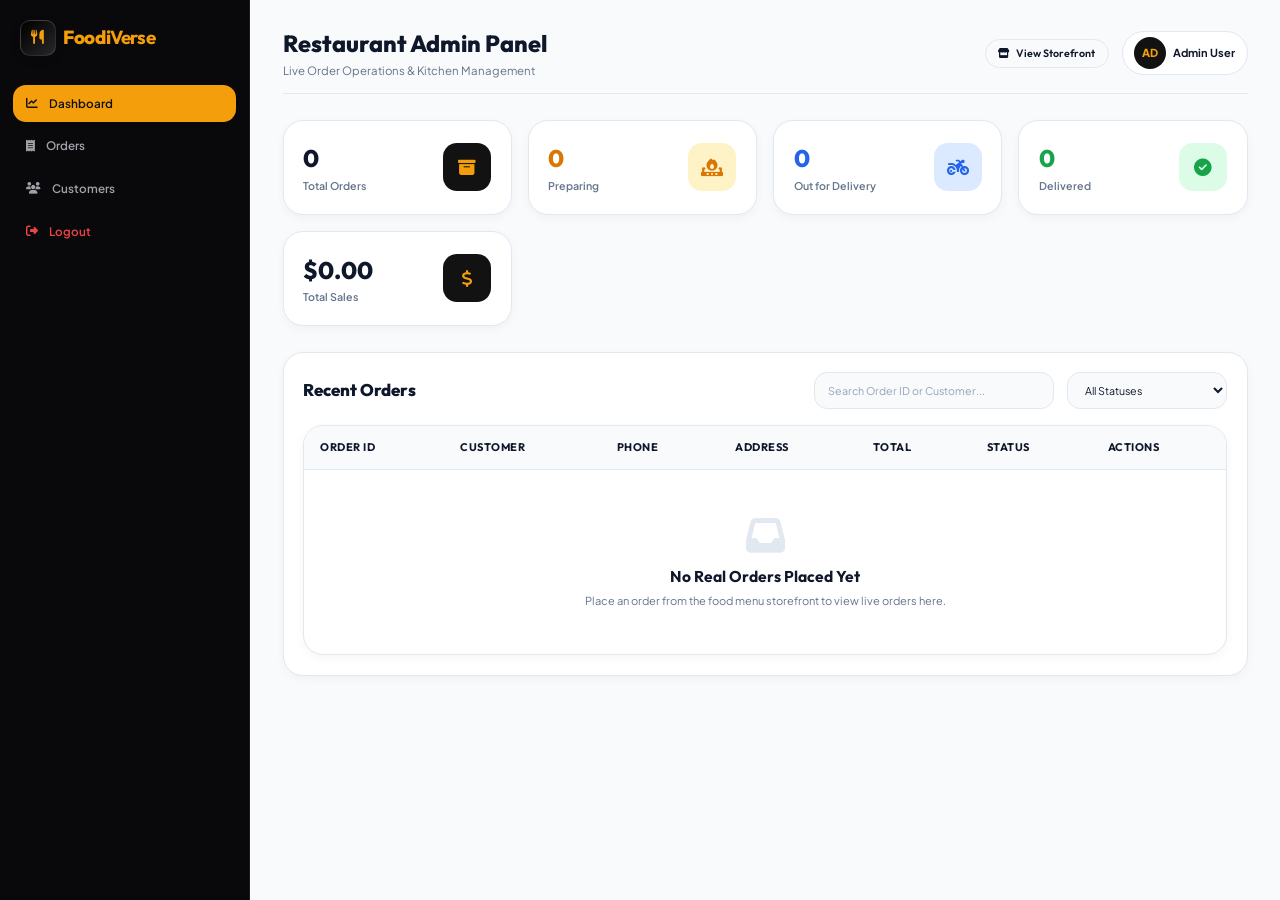
<file: admin.html>
<!DOCTYPE html>
<html lang="en">
<head>
  <meta charset="UTF-8">
  <meta name="viewport" content="width=device-width, initial-scale=1.0">
  <title>Admin Panel Dashboard - FoodiVerse</title>
  <meta name="description" content="FoodiVerse Admin Dashboard. Manage orders, track kitchen preparation, update delivery status, and view customer statistics.">
  
  <!-- Fonts & Icons -->
  <link rel="preconnect" href="https://fonts.googleapis.com">
  <link rel="preconnect" href="https://fonts.gstatic.com" crossorigin>
  <link href="https://fonts.googleapis.com/css2?family=Outfit:wght@400;500;600;700;800&family=Plus+Jakarta+Sans:wght@300;400;500;600;700;800&display=swap" rel="stylesheet">
  <link rel="stylesheet" href="https://cdnjs.cloudflare.com/ajax/libs/font-awesome/6.5.1/css/all.min.css">
  
  <!-- Stylesheet -->
  <link rel="stylesheet" href="css/style.css?v=3.0">

  <style>
    /* Admin Panel Specific Styling */
    .admin-layout {
      display: flex;
      min-height: 100vh;
      background: var(--bg-alt);
    }

    .admin-sidebar {
      width: 250px;
      background: #09090b;
      color: #a1a1aa;
      display: flex;
      flex-direction: column;
      padding: 1.5rem 1rem;
      border-right: 1px solid rgba(255, 255, 255, 0.08);
      position: fixed;
      top: 0;
      bottom: 0;
      left: 0;
      z-index: 100;
    }

    .admin-sidebar .logo {
      color: #ffffff;
      margin-bottom: 2.25rem;
      padding-left: 0.5rem;
    }

    .admin-nav {
      display: flex;
      flex-direction: column;
      gap: 0.4rem;
    }

    .admin-nav-item {
      display: flex;
      align-items: center;
      gap: 0.85rem;
      padding: 0.75rem 1rem;
      border-radius: var(--radius-md);
      color: #a1a1aa;
      font-weight: 600;
      font-size: 0.9rem;
      transition: var(--transition-fast);
      cursor: pointer;
    }

    .admin-nav-item:hover, .admin-nav-item.active {
      background: rgba(255, 255, 255, 0.1);
      color: #ffffff;
    }

    .admin-nav-item.active {
      background: var(--primary-accent);
      color: var(--primary);
    }

    .admin-main {
      flex: 1;
      margin-left: 250px;
      padding: 2rem 2.5rem;
    }

    @media (max-width: 900px) {
      .admin-layout {
        flex-direction: column !important;
      }

      .admin-sidebar {
        position: relative !important;
        top: 0 !important;
        width: 100% !important;
        height: auto !important;
        padding: 1rem !important;
        border-right: none !important;
        border-bottom: 1px solid rgba(255, 255, 255, 0.1) !important;
      }

      .admin-sidebar .logo {
        margin-bottom: 1rem !important;
        justify-content: center !important;
        text-align: center !important;
      }

      .admin-nav {
        flex-direction: row !important;
        flex-wrap: wrap !important;
        justify-content: center !important;
        gap: 0.5rem !important;
      }

      .admin-nav-item {
        padding: 0.45rem 0.85rem !important;
        font-size: 0.82rem !important;
      }

      .admin-main {
        margin-left: 0 !important;
        padding: 1.25rem 0.85rem !important;
        width: 100% !important;
      }

      .admin-header {
        flex-direction: column !important;
        align-items: flex-start !important;
        gap: 1rem !important;
      }

      .admin-stats-grid {
        grid-template-columns: repeat(2, 1fr) !important;
        gap: 0.75rem !important;
      }

      .stat-card {
        padding: 1rem !important;
      }

      .stat-card-val {
        font-size: 1.4rem !important;
      }

      .table-container {
        width: 100% !important;
        overflow-x: auto !important;
        -webkit-overflow-scrolling: touch !important;
        display: block !important;
      }

      .admin-table {
        min-width: 680px !important;
      }
    }

    @media (max-width: 480px) {
      .admin-stats-grid {
        grid-template-columns: 1fr !important;
      }
    }

    .admin-header {
      display: flex;
      justify-content: space-between;
      align-items: center;
      margin-bottom: 2rem;
      padding-bottom: 1rem;
      border-bottom: 1px solid var(--border-color);
    }

    .admin-stats-grid {
      display: grid;
      grid-template-columns: repeat(auto-fit, minmax(200px, 1fr));
      gap: 1.25rem;
      margin-bottom: 2rem;
    }

    .stat-card {
      background: var(--bg-card);
      border-radius: var(--radius-lg);
      padding: 1.5rem;
      border: 1px solid var(--border-color);
      box-shadow: var(--shadow-sm);
      display: flex;
      align-items: center;
      justify-content: space-between;
    }

    .stat-card-icon {
      width: 48px;
      height: 48px;
      border-radius: 14px;
      background: var(--primary);
      color: var(--primary-accent);
      display: flex;
      align-items: center;
      justify-content: center;
      font-size: 1.35rem;
    }

    .stat-card-val {
      font-family: var(--font-heading);
      font-size: 1.85rem;
      font-weight: 800;
      color: var(--text-dark);
    }

    .stat-card-label {
      font-size: 0.82rem;
      color: var(--text-muted);
      font-weight: 600;
    }

    .table-container {
      background: var(--bg-card);
      border-radius: var(--radius-lg);
      border: 1px solid var(--border-color);
      box-shadow: var(--shadow-sm);
      overflow-x: auto;
    }

    .admin-table {
      width: 100%;
      border-collapse: collapse;
      text-align: left;
    }

    .admin-table th {
      background: var(--bg-alt);
      padding: 1rem 1.25rem;
      font-family: var(--font-heading);
      font-weight: 700;
      font-size: 0.85rem;
      color: var(--text-dark);
      border-bottom: 1px solid var(--border-color);
      text-transform: uppercase;
      letter-spacing: 0.5px;
    }

    @media (max-width: 992px) {
      .admin-sidebar { width: 70px; padding: 1.5rem 0.5rem; }
      .admin-sidebar .logo span, .admin-nav-item span { display: none; }
      .admin-main { margin-left: 70px; padding: 1.5rem 1rem; }
    }
  </style>
</head>
<body>

  <div class="admin-layout">
    
    <!-- Admin Sidebar -->
    <aside class="admin-sidebar">
      <a href="index.html" class="logo">
        <div class="logo-icon"><i class="fa-solid fa-utensils"></i></div>
        <span>Foodi<strong>Verse</strong></span>
      </a>

      <nav class="admin-nav">
        <a href="#" class="admin-nav-item active" data-view="dashboard">
          <i class="fa-solid fa-chart-line"></i>
          <span>Dashboard</span>
        </a>
        <a href="#" class="admin-nav-item" data-view="orders">
          <i class="fa-solid fa-receipt"></i>
          <span>Orders</span>
        </a>
        <a href="#" class="admin-nav-item" data-view="customers">
          <i class="fa-solid fa-users"></i>
          <span>Customers</span>
        </a>
        <a href="#" class="admin-nav-item" data-view="logout" style="margin-top: auto; color: #ef4444;">
          <i class="fa-solid fa-right-from-bracket"></i>
          <span>Logout</span>
        </a>
      </nav>
    </aside>

    <!-- Main Content Area -->
    <main class="admin-main">
      
      <!-- Top Header -->
      <div class="admin-header">
        <div>
          <h1 style="font-family: var(--font-heading); font-size: 1.8rem; font-weight: 800; color: var(--text-dark);">
            Restaurant Admin Panel
          </h1>
          <p style="color: var(--text-muted); font-size: 0.88rem;">Live Order Operations & Kitchen Management</p>
        </div>

        <div style="display: flex; align-items: center; gap: 1rem;">
          <a href="index.html" class="btn btn-secondary btn-sm"><i class="fa-solid fa-store"></i> View Storefront</a>
          <div style="display: flex; align-items: center; gap: 0.6rem; background: var(--bg-main); padding: 0.4rem 0.85rem; border-radius: var(--radius-full); border: 1px solid var(--border-color);">
            <div style="width: 32px; height: 32px; border-radius: 50%; background: var(--primary); color: var(--primary-accent); display: flex; align-items: center; justify-content: center; font-weight: 800; font-size: 0.85rem;">
              AD
            </div>
            <span style="font-weight: 700; font-size: 0.85rem;">Admin User</span>
          </div>
        </div>
      </div>

      <!-- VIEW 1: Dashboard View -->
      <div class="admin-view" id="view-dashboard">
        
        <!-- Statistics Cards -->
        <div class="admin-stats-grid">
          <div class="stat-card">
            <div>
              <div class="stat-card-val" id="statTotalOrders">0</div>
              <div class="stat-card-label">Total Orders</div>
            </div>
            <div class="stat-card-icon"><i class="fa-solid fa-box-archive"></i></div>
          </div>

          <div class="stat-card">
            <div>
              <div class="stat-card-val" id="statPreparing" style="color: #d97706;">0</div>
              <div class="stat-card-label">Preparing</div>
            </div>
            <div class="stat-card-icon" style="background:#fef3c7; color:#d97706;"><i class="fa-solid fa-fire-burner"></i></div>
          </div>

          <div class="stat-card">
            <div>
              <div class="stat-card-val" id="statOutForDelivery" style="color: #2563eb;">0</div>
              <div class="stat-card-label">Out for Delivery</div>
            </div>
            <div class="stat-card-icon" style="background:#dbeafe; color:#2563eb;"><i class="fa-solid fa-motorcycle"></i></div>
          </div>

          <div class="stat-card">
            <div>
              <div class="stat-card-val" id="statDelivered" style="color: #16a34a;">0</div>
              <div class="stat-card-label">Delivered</div>
            </div>
            <div class="stat-card-icon" style="background:#dcfce7; color:#16a34a;"><i class="fa-solid fa-circle-check"></i></div>
          </div>

          <div class="stat-card">
            <div>
              <div class="stat-card-val" id="statTotalRevenue">$0.00</div>
              <div class="stat-card-label">Total Sales</div>
            </div>
            <div class="stat-card-icon" style="background:var(--primary); color:var(--primary-accent);"><i class="fa-solid fa-dollar-sign"></i></div>
          </div>
        </div>

        <!-- Recent Orders Table Section -->
        <div style="background: var(--bg-card); border-radius: var(--radius-lg); border: 1px solid var(--border-color); padding: 1.5rem; box-shadow: var(--shadow-sm); margin-bottom: 2rem;">
          
          <div style="display: flex; justify-content: space-between; align-items: center; flex-wrap: wrap; gap: 1rem; margin-bottom: 1.25rem;">
            <h3 style="font-family: var(--font-heading); font-size: 1.3rem; font-weight: 800;">Recent Orders</h3>

            <div style="display: flex; gap: 1rem; flex-wrap: wrap;">
              <!-- Search Input -->
              <input type="text" id="adminOrderSearch" class="form-input" placeholder="Search Order ID or Customer..." style="width: 240px; font-size: 0.82rem;">
              
              <!-- Filter Dropdown -->
              <select id="adminOrderFilter" class="form-input" style="width: 160px; font-size: 0.82rem;">
                <option value="all">All Statuses</option>
                <option value="Preparing">Preparing</option>
                <option value="Out for Delivery">Out for Delivery</option>
                <option value="Delivered">Delivered</option>
              </select>
            </div>
          </div>

          <div class="table-container">
            <table class="admin-table">
              <thead>
                <tr>
                  <th>Order ID</th>
                  <th>Customer</th>
                  <th>Phone</th>
                  <th>Address</th>
                  <th>Total</th>
                  <th>Status</th>
                  <th>Actions</th>
                </tr>
              </thead>
              <tbody id="adminOrdersTableBody">
                <!-- Injected dynamically by admin.js -->
              </tbody>
            </table>
          </div>

        </div>

      </div>

      <!-- VIEW 2: Orders Full View -->
      <div class="admin-view" id="view-orders" style="display: none;">
        <div style="background: var(--bg-card); border-radius: var(--radius-lg); border: 1px solid var(--border-color); padding: 1.5rem; box-shadow: var(--shadow-sm);">
          <h3 style="font-family: var(--font-heading); font-size: 1.3rem; font-weight: 800; margin-bottom: 1.25rem;">Orders Management</h3>
          <p style="color:var(--text-muted); font-size:0.88rem; margin-bottom:1.25rem;">Change live order status using the dropdown selector to update customer device tracking in real-time.</p>
          
          <div class="table-container">
            <table class="admin-table">
              <thead>
                <tr>
                  <th>Order ID</th>
                  <th>Customer</th>
                  <th>Phone</th>
                  <th>Address</th>
                  <th>Total</th>
                  <th>Status</th>
                  <th>Actions</th>
                </tr>
              </thead>
              <tbody id="adminOrdersTableBodyFull">
                <!-- Injected dynamically by admin.js -->
              </tbody>
            </table>
          </div>
        </div>
      </div>

      <!-- VIEW 3: Customers View -->
      <div class="admin-view" id="view-customers" style="display: none;">
        <div style="background: var(--bg-card); border-radius: var(--radius-lg); border: 1px solid var(--border-color); padding: 1.5rem; box-shadow: var(--shadow-sm);">
          <h3 style="font-family: var(--font-heading); font-size: 1.3rem; font-weight: 800; margin-bottom: 1.25rem;">Registered Customers</h3>
          
          <div class="table-container">
            <table class="admin-table">
              <thead>
                <tr>
                  <th>Customer Name</th>
                  <th>Email Address</th>
                  <th>Phone Number</th>
                  <th>Registration Date</th>
                </tr>
              </thead>
              <tbody id="adminCustomersTableBody">
                <!-- Injected dynamically by admin.js -->
              </tbody>
            </table>
          </div>
        </div>
      </div>

    </main>

  </div>

  <!-- Scripts -->
  <script src="js/data.js"></script>
  <script src="js/cart.js"></script>
  <script src="js/auth.js"></script>
  <script src="js/order-tracker.js"></script>
  <script src="js/admin.js"></script>
  <script src="js/main.js?v=1.2"></script>
  
  <script>
    document.addEventListener('DOMContentLoaded', () => {
      // Sync Full Table view
      const fullBody = document.getElementById('adminOrdersTableBodyFull');
      const mainBody = document.getElementById('adminOrdersTableBody');
      if (fullBody && mainBody) {
        const observer = new MutationObserver(() => {
          fullBody.innerHTML = mainBody.innerHTML;
        });
        observer.observe(mainBody, { childList: true, subtree: true });
        fullBody.innerHTML = mainBody.innerHTML;
      }
    });
  </script>
</body>
</html>
</file>
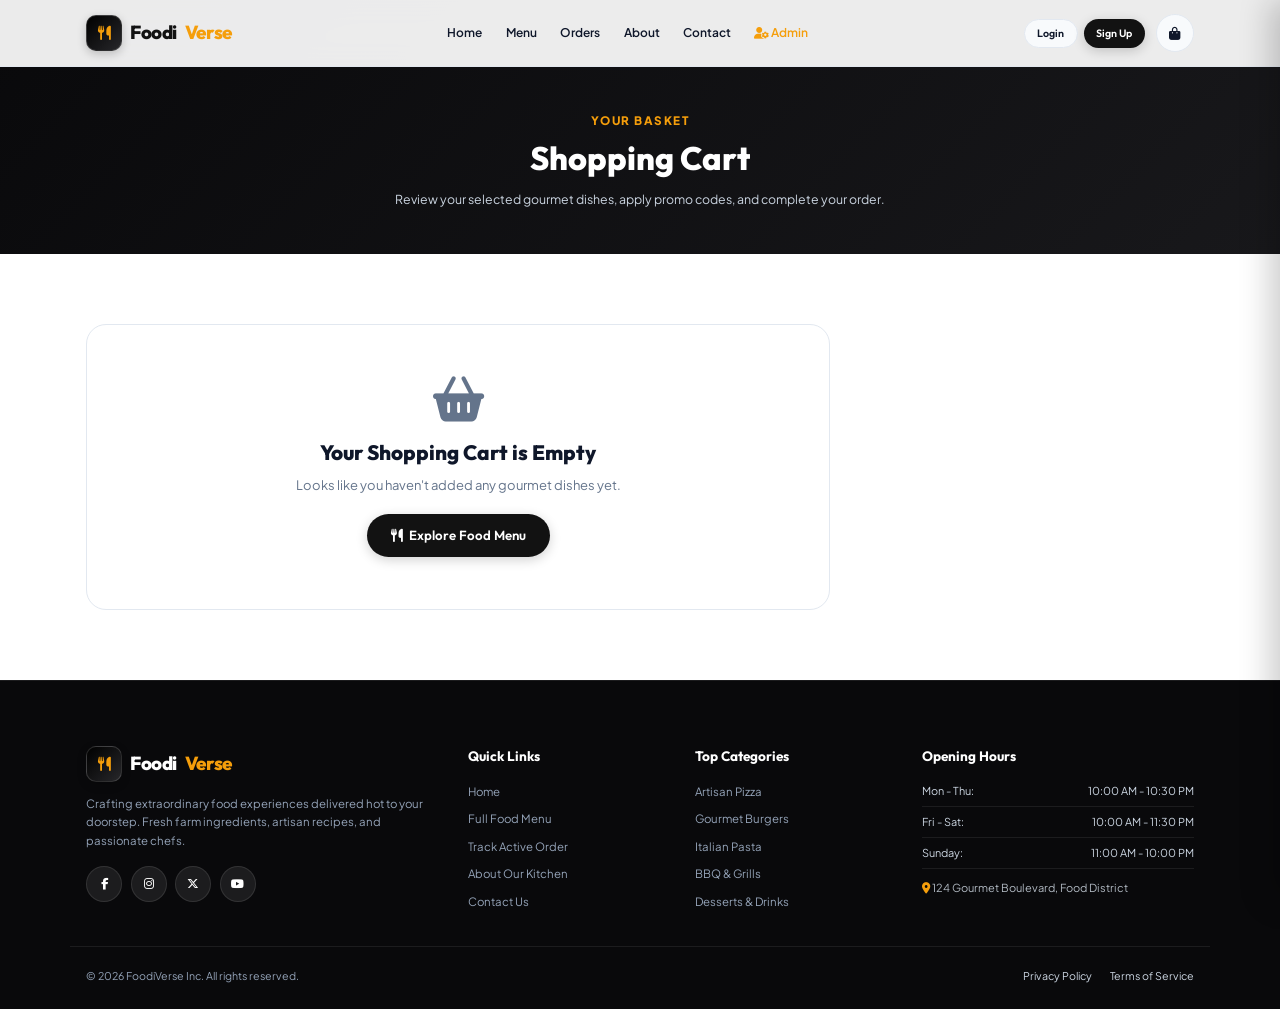
<file: cart.html>
<!DOCTYPE html>
<html lang="en">
<head>
  <meta charset="UTF-8">
  <meta name="viewport" content="width=device-width, initial-scale=1.0">
  <title>Shopping Cart - FoodiVerse Online Food Ordering System</title>
  <meta name="description" content="View and manage items in your food shopping cart, apply promo codes, and proceed to checkout with fast delivery.">
  
  <!-- Fonts & Icons -->
  <link rel="preconnect" href="https://fonts.googleapis.com">
  <link rel="preconnect" href="https://fonts.gstatic.com" crossorigin>
  <link href="https://fonts.googleapis.com/css2?family=Outfit:wght@400;500;600;700;800&family=Plus+Jakarta+Sans:wght@300;400;500;600;700;800&display=swap" rel="stylesheet">
  <link rel="stylesheet" href="https://cdnjs.cloudflare.com/ajax/libs/font-awesome/6.5.1/css/all.min.css">
  
  <!-- Stylesheet -->
  <link rel="stylesheet" href="css/style.css?v=3.0">
</head>
<body style="min-height: 100vh; display: flex; flex-direction: column;">

  <!-- Navigation Bar -->
  <header class="header">
    <div class="container navbar">
      <a href="index.html" class="logo">
        <div class="logo-icon"><i class="fa-solid fa-utensils"></i></div>
        Foodi<span>Verse</span>
      </a>

      <nav class="nav-menu" id="navMenu">
        <a href="index.html" class="nav-link">Home</a>
        <a href="menu.html" class="nav-link">Menu</a>
        <a href="orders.html" class="nav-link">Orders</a>
        <a href="about.html" class="nav-link">About</a>
        <a href="contact.html" class="nav-link">Contact</a>
        <a href="admin.html" class="nav-link" style="color:var(--primary-accent);"><i class="fa-solid fa-user-gear"></i> Admin</a>
      </nav>

      <div class="nav-actions">
        <!-- Auth Buttons / User Profile -->
        <div id="authNavBtns" style="display: flex; gap: 0.5rem;">
          <a href="login.html" class="btn btn-secondary btn-sm">Login</a>
          <a href="signup.html" class="btn btn-primary btn-sm">Sign Up</a>
        </div>
        <div id="userProfileNav" style="display: none;"></div>

        <!-- Cart Button -->
        <a href="cart.html" class="cart-btn-trigger" id="cartTriggerBtn" aria-label="Open Cart Page">
          <i class="fa-solid fa-bag-shopping"></i>
          <span class="cart-badge">0</span>
        </a>

        <!-- Mobile Nav Toggle -->
        <button class="mobile-toggle" id="mobileToggle" aria-label="Toggle Navigation">
          <i class="fa-solid fa-bars"></i>
        </button>
      </div>
    </div>
  </header>

  <!-- Page Banner -->
  <section style="background: linear-gradient(135deg, #09090b 0%, #18181b 100%); color: #ffffff; padding: 110px 0 45px; text-align: center;">
    <div class="container">
      <span style="color: var(--primary-accent); font-weight: 800; font-size: 0.9rem; text-transform: uppercase; letter-spacing: 1.5px;">Your Basket</span>
      <h1 style="font-family: var(--font-heading); font-size: 2.5rem; font-weight: 800; margin-top: 0.25rem; color: #ffffff;">Shopping Cart</h1>
      <p style="color: #cbd5e1; max-width: 550px; margin: 0.5rem auto 0; font-size: 0.95rem;">Review your selected gourmet dishes, apply promo codes, and complete your order.</p>
    </div>
  </section>

  <!-- Cart Content Section -->
  <section class="section">
    <div class="container">
      <div style="display: grid; grid-template-columns: 2.2fr 1fr; gap: 2rem; align-items: flex-start;">
        
        <!-- Cart Items Table / Cards -->
        <div id="dedicatedCartItemsList">
          <!-- Rendered dynamically by cart.js -->
        </div>

        <!-- Order Summary Card -->
        <div id="dedicatedCartSummary" style="background: var(--bg-card); border-radius: var(--radius-lg); border: 1px solid var(--border-color); padding: 1.75rem; box-shadow: var(--shadow-sm);">
          <h3 style="font-family: var(--font-heading); font-size: 1.3rem; font-weight: 800; margin-bottom: 1.25rem; padding-bottom: 0.75rem; border-bottom: 1px solid var(--border-color);">Order Summary</h3>

          <!-- Promo Code Box -->
          <div class="cart-promo-box" style="margin-bottom: 1.25rem;">
            <input type="text" id="pagePromoCodeInput" placeholder="Promo code (e.g. TASTY20)">
            <button class="btn btn-secondary btn-sm" id="pageApplyPromoBtn">Apply</button>
          </div>

          <div class="cart-summary-row">
            <span>Subtotal</span>
            <span id="pageSubtotal">$0.00</span>
          </div>
          <div class="cart-summary-row">
            <span>Discount</span>
            <span id="pageDiscount" style="color:var(--success);">-$0.00</span>
          </div>
          <div class="cart-summary-row">
            <span>Delivery Fee</span>
            <span id="pageDelivery">$0.00</span>
          </div>
          <div class="cart-summary-row">
            <span>Est. Tax (8%)</span>
            <span id="pageTax">$0.00</span>
          </div>

          <div class="cart-summary-row total">
            <span>Grand Total</span>
            <span id="pageTotal" style="color:var(--primary);">$0.00</span>
          </div>

          <p style="font-size: 0.78rem; color: var(--text-muted); margin: 0.85rem 0 1.25rem; text-align: center;">
            <i class="fa-solid fa-shield-halved" style="color: var(--accent);"></i> Free delivery on orders over $35.00
          </p>

          <button class="btn btn-primary" id="pageCheckoutBtn" style="width: 100%;">
            Proceed to Checkout <i class="fa-solid fa-arrow-right"></i>
          </button>
        </div>

      </div>
    </div>
  </section>

  <!-- Slide-out Cart Drawer (fallback) -->
  <div class="cart-overlay" id="cartOverlay"></div>
  <aside class="cart-drawer" id="cartDrawer">
    <div class="cart-header">
      <h3>Your Food Basket</h3>
      <button class="close-cart-btn" id="closeCartBtn"><i class="fa-solid fa-xmark"></i></button>
    </div>

    <div class="cart-items" id="cartItemsList"></div>

    <div class="cart-footer">
      <div class="cart-promo-box">
        <input type="text" id="promoCodeInput" placeholder="Promo code (e.g. TASTY20)">
        <button class="btn btn-secondary btn-sm" id="applyPromoBtn">Apply</button>
      </div>

      <div class="cart-summary-row">
        <span>Subtotal</span>
        <span id="cartSubtotal">$0.00</span>
      </div>
      <div class="cart-summary-row">
        <span>Discount</span>
        <span id="cartDiscount" style="color:var(--success);">-$0.00</span>
      </div>
      <div class="cart-summary-row">
        <span>Delivery Fee</span>
        <span id="cartDelivery">$0.00</span>
      </div>
      <div class="cart-summary-row">
        <span>Est. Tax (8%)</span>
        <span id="cartTax">$0.00</span>
      </div>
      <div class="cart-summary-row total">
        <span>Total Amount</span>
        <span id="cartTotal" style="color:var(--primary);">$0.00</span>
      </div>

      <button class="btn btn-primary" id="checkoutBtn" style="width: 100%; margin-top: 1.25rem;">
        Proceed to Checkout <i class="fa-solid fa-arrow-right"></i>
      </button>
    </div>
  </aside>

  <!-- Checkout Summary Modal -->
  <div class="modal-overlay" id="checkoutModal">
    <div class="modal-card" style="max-width: 520px;">
      <h3 style="font-family: var(--font-heading); font-size: 1.5rem; margin-bottom: 1rem;">Order Checkout</h3>
      <form id="checkoutForm">
        <div class="form-group">
          <label for="checkoutAddress">Delivery Address</label>
          <input type="text" id="checkoutAddress" class="form-input" placeholder="123 Gourmet Ave, Apt 4B" required>
        </div>
        <div class="form-group">
          <label for="checkoutPhone">Contact Phone</label>
          <input type="tel" id="checkoutPhone" class="form-input" placeholder="+1 (555) 019-2834" required>
        </div>
        <div class="form-group">
          <label>Payment Method</label>
          <div style="display: flex; gap: 1rem; margin-top: 0.4rem;">
            <label style="display:flex; align-items:center; gap:0.4rem; cursor:pointer;">
              <input type="radio" name="paymentMethod" value="card" checked> Credit/Debit Card
            </label>
            <label style="display:flex; align-items:center; gap:0.4rem; cursor:pointer;">
              <input type="radio" name="paymentMethod" value="cod"> Cash on Delivery
            </label>
          </div>
        </div>

        <div style="background: var(--bg-alt); padding: 1rem; border-radius: var(--radius-md); margin: 1rem 0;">
          <div style="display:flex; justify-content:space-between; font-size:0.9rem; margin-bottom:0.4rem;">
            <span>Subtotal</span><span id="checkoutModalSubtotal">$0.00</span>
          </div>
          <div style="display:flex; justify-content:space-between; font-weight:800; font-size:1.1rem; color:var(--primary);">
            <span>Total Payable</span><span id="checkoutModalTotal">$0.00</span>
          </div>
        </div>

        <div style="display: flex; gap: 0.75rem; margin-top: 1rem;">
          <button type="button" class="btn btn-secondary" id="cancelCheckoutBtn" style="flex: 1;">Cancel</button>
          <button type="submit" class="btn btn-primary" style="flex: 1.5;">Confirm & Pay</button>
        </div>
      </form>
    </div>
  </div>

  <!-- Footer -->
  <footer class="footer">
    <div class="container footer-grid">
      <div class="footer-brand">
        <a href="index.html" class="logo">
          <div class="logo-icon"><i class="fa-solid fa-utensils"></i></div>
          Foodi<span>Verse</span>
        </a>
        <p class="footer-desc">
          Crafting extraordinary food experiences delivered hot to your doorstep. Fresh farm ingredients, artisan recipes, and passionate chefs.
        </p>
        <div class="social-links">
          <a href="#" class="social-icon" aria-label="Facebook"><i class="fa-brands fa-facebook-f"></i></a>
          <a href="#" class="social-icon" aria-label="Instagram"><i class="fa-brands fa-instagram"></i></a>
          <a href="#" class="social-icon" aria-label="Twitter"><i class="fa-brands fa-x-twitter"></i></a>
          <a href="#" class="social-icon" aria-label="YouTube"><i class="fa-brands fa-youtube"></i></a>
        </div>
      </div>

      <div>
        <h4 class="footer-title">Quick Links</h4>
        <div class="footer-links">
          <a href="index.html">Home</a>
          <a href="menu.html">Full Food Menu</a>
          <a href="orders.html">Track Active Order</a>
          <a href="about.html">About Our Kitchen</a>
          <a href="contact.html">Contact Us</a>
        </div>
      </div>

      <div>
        <h4 class="footer-title">Top Categories</h4>
        <div class="footer-links">
          <a href="menu.html?cat=pizza">Artisan Pizza</a>
          <a href="menu.html?cat=burger">Gourmet Burgers</a>
          <a href="menu.html?cat=pasta">Italian Pasta</a>
          <a href="menu.html?cat=bbq">BBQ & Grills</a>
          <a href="menu.html?cat=desserts">Desserts & Drinks</a>
        </div>
      </div>

      <div>
        <h4 class="footer-title">Opening Hours</h4>
        <ul class="hours-list">
          <li><span>Mon - Thu:</span> <span>10:00 AM - 10:30 PM</span></li>
          <li><span>Fri - Sat:</span> <span>10:00 AM - 11:30 PM</span></li>
          <li><span>Sunday:</span> <span>11:00 AM - 10:00 PM</span></li>
        </ul>
        <p style="font-size:0.85rem; color:#b0b8c1; margin-top:0.75rem;">
          <i class="fa-solid fa-location-dot" style="color:var(--primary-accent);"></i> 124 Gourmet Boulevard, Food District
        </p>
      </div>
    </div>

    <div class="container footer-bottom">
      <p>&copy; 2026 FoodiVerse Inc. All rights reserved.</p>
      <div>
        <a href="#" style="margin-right: 1.25rem;">Privacy Policy</a>
        <a href="#">Terms of Service</a>
      </div>
    </div>
  </footer>

  <!-- Scripts -->
  <script src="js/data.js"></script>
  <script src="js/cart.js"></script>
  <script src="js/auth.js"></script>
  <script src="js/order-tracker.js"></script>
  <script src="js/main.js?v=1.2"></script>
</body>
</html>
</file>
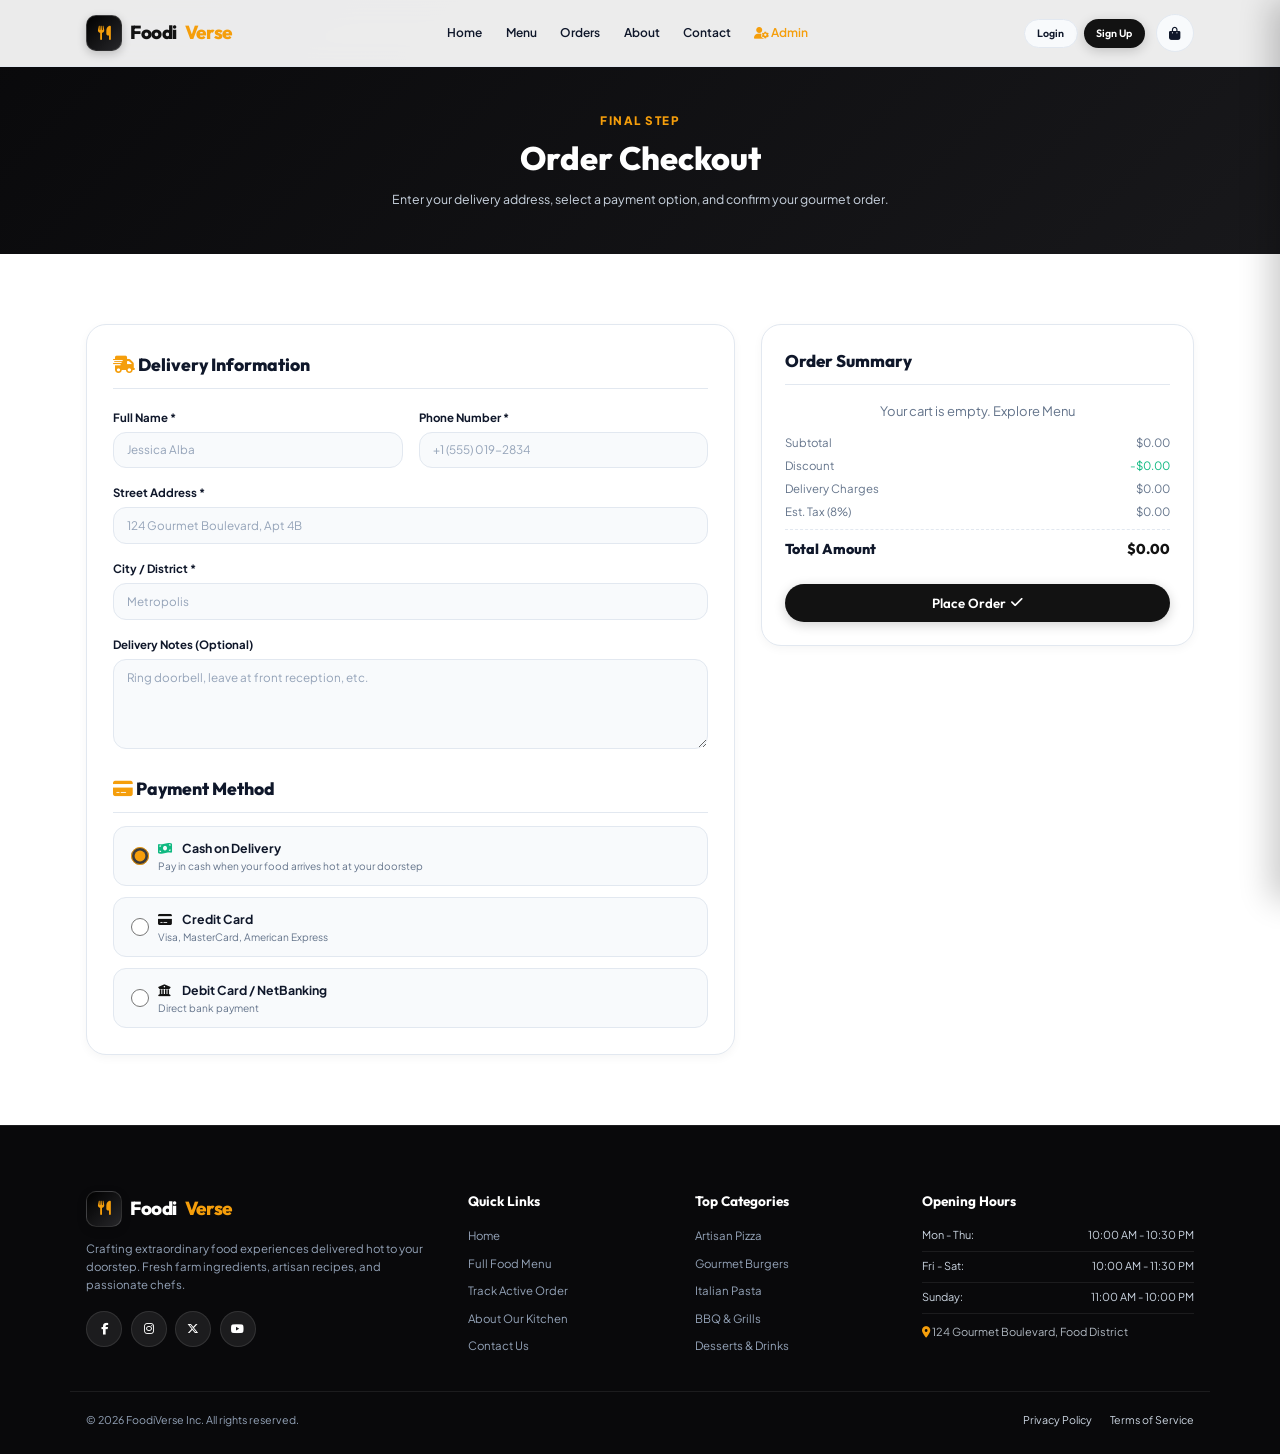
<file: checkout.html>
<!DOCTYPE html>
<html lang="en">
<head>
  <meta charset="UTF-8">
  <meta name="viewport" content="width=device-width, initial-scale=1.0">
  <title>Checkout - FoodiVerse Online Food Ordering System</title>
  <meta name="description" content="Complete your food order by filling in delivery details, choosing payment options, and placing your gourmet meal order.">
  
  <!-- Fonts & Icons -->
  <link rel="preconnect" href="https://fonts.googleapis.com">
  <link rel="preconnect" href="https://fonts.gstatic.com" crossorigin>
  <link href="https://fonts.googleapis.com/css2?family=Outfit:wght@400;500;600;700;800&family=Plus+Jakarta+Sans:wght@300;400;500;600;700;800&display=swap" rel="stylesheet">
  <link rel="stylesheet" href="https://cdnjs.cloudflare.com/ajax/libs/font-awesome/6.5.1/css/all.min.css">
  
  <!-- Stylesheet -->
  <link rel="stylesheet" href="css/style.css?v=4.0">
</head>
<body style="min-height: 100vh; display: flex; flex-direction: column;">

  <!-- Navigation Bar -->
  <header class="header">
    <div class="container navbar">
      <a href="index.html" class="logo">
        <div class="logo-icon"><i class="fa-solid fa-utensils"></i></div>
        Foodi<span>Verse</span>
      </a>

      <nav class="nav-menu" id="navMenu">
        <a href="index.html" class="nav-link">Home</a>
        <a href="menu.html" class="nav-link">Menu</a>
        <a href="orders.html" class="nav-link">Orders</a>
        <a href="about.html" class="nav-link">About</a>
        <a href="contact.html" class="nav-link">Contact</a>
        <a href="admin.html" class="nav-link" style="color:var(--primary-accent);"><i class="fa-solid fa-user-gear"></i> Admin</a>
      </nav>

      <div class="nav-actions">
        <!-- Auth Buttons / User Profile -->
        <div id="authNavBtns" style="display: flex; gap: 0.5rem;">
          <a href="login.html" class="btn btn-secondary btn-sm">Login</a>
          <a href="signup.html" class="btn btn-primary btn-sm">Sign Up</a>
        </div>
        <div id="userProfileNav" style="display: none;"></div>

        <!-- Cart Button -->
        <a href="cart.html" class="cart-btn-trigger" id="cartTriggerBtn" aria-label="Open Cart Page">
          <i class="fa-solid fa-bag-shopping"></i>
          <span class="cart-badge">0</span>
        </a>

        <!-- Mobile Nav Toggle -->
        <button class="mobile-toggle" id="mobileToggle" aria-label="Toggle Navigation">
          <i class="fa-solid fa-bars"></i>
        </button>
      </div>
    </div>
  </header>

  <!-- Page Banner -->
  <section style="background: linear-gradient(135deg, #09090b 0%, #18181b 100%); color: #ffffff; padding: 110px 0 45px; text-align: center;">
    <div class="container">
      <span style="color: var(--primary-accent); font-weight: 800; font-size: 0.9rem; text-transform: uppercase; letter-spacing: 1.5px;">Final Step</span>
      <h1 style="font-family: var(--font-heading); font-size: 2.5rem; font-weight: 800; margin-top: 0.25rem; color: #ffffff;">Order Checkout</h1>
      <p style="color: #cbd5e1; max-width: 550px; margin: 0.5rem auto 0; font-size: 0.95rem;">Enter your delivery address, select a payment option, and confirm your gourmet order.</p>
    </div>
  </section>

  <!-- Checkout Main Content -->
  <section class="section">
    <div class="container">
      <form id="checkoutPageForm" class="checkout-grid">
        
        <!-- Left Column: Delivery Details & Payment Method -->
        <div class="checkout-card">
          <h3 style="font-family: var(--font-heading); font-size: 1.35rem; font-weight: 800; margin-bottom: 1.5rem; padding-bottom: 0.75rem; border-bottom: 1px solid var(--border-color);">
            <i class="fa-solid fa-truck-fast" style="color: var(--primary-accent);"></i> Delivery Information
          </h3>

          <div class="checkout-row-2col">
            <!-- Full Name -->
            <div class="form-group">
              <label for="checkoutPageName">Full Name *</label>
              <input type="text" id="checkoutPageName" class="form-input" placeholder="Jessica Alba" required>
            </div>

            <!-- Phone Number -->
            <div class="form-group">
              <label for="checkoutPagePhone">Phone Number *</label>
              <input type="tel" id="checkoutPagePhone" class="form-input" placeholder="+1 (555) 019-2834" required>
            </div>
          </div>

          <!-- Street Address -->
          <div class="form-group">
            <label for="checkoutPageAddress">Street Address *</label>
            <input type="text" id="checkoutPageAddress" class="form-input" placeholder="124 Gourmet Boulevard, Apt 4B" required>
          </div>

          <!-- City -->
          <div class="form-group">
            <label for="checkoutPageCity">City / District *</label>
            <input type="text" id="checkoutPageCity" class="form-input" placeholder="Metropolis" required>
          </div>

          <!-- Delivery Notes -->
          <div class="form-group">
            <label for="checkoutPageNotes">Delivery Notes (Optional)</label>
            <textarea id="checkoutPageNotes" class="form-input" rows="3" placeholder="Ring doorbell, leave at front reception, etc."></textarea>
          </div>

          <!-- Payment Options -->
          <h3 style="font-family: var(--font-heading); font-size: 1.35rem; font-weight: 800; margin: 2rem 0 1rem; padding-bottom: 0.75rem; border-bottom: 1px solid var(--border-color);">
            <i class="fa-solid fa-credit-card" style="color: var(--primary-accent);"></i> Payment Method
          </h3>

          <div style="display: flex; flex-direction: column; gap: 0.85rem;">
            <label style="display: flex; align-items: center; gap: 0.75rem; padding: 0.85rem 1.25rem; border: 1.5px solid var(--border-color); border-radius: var(--radius-md); cursor: pointer; background: var(--bg-alt);">
              <input type="radio" name="paymentMethod" value="cod" checked style="accent-color: var(--primary-accent); width: 18px; height: 18px;">
              <div>
                <strong style="font-size: 0.95rem;"><i class="fa-solid fa-money-bill-wave" style="color: var(--success); width: 22px;"></i> Cash on Delivery</strong>
                <div style="font-size: 0.78rem; color: var(--text-muted);">Pay in cash when your food arrives hot at your doorstep</div>
              </div>
            </label>

            <label style="display: flex; align-items: center; gap: 0.75rem; padding: 0.85rem 1.25rem; border: 1.5px solid var(--border-color); border-radius: var(--radius-md); cursor: pointer; background: var(--bg-alt);">
              <input type="radio" name="paymentMethod" value="credit_card" style="accent-color: var(--primary-accent); width: 18px; height: 18px;">
              <div>
                <strong style="font-size: 0.95rem;"><i class="fa-solid fa-credit-card" style="color: var(--primary); width: 22px;"></i> Credit Card</strong>
                <div style="font-size: 0.78rem; color: var(--text-muted);">Visa, MasterCard, American Express</div>
              </div>
            </label>

            <label style="display: flex; align-items: center; gap: 0.75rem; padding: 0.85rem 1.25rem; border: 1.5px solid var(--border-color); border-radius: var(--radius-md); cursor: pointer; background: var(--bg-alt);">
              <input type="radio" name="paymentMethod" value="debit_card" style="accent-color: var(--primary-accent); width: 18px; height: 18px;">
              <div>
                <strong style="font-size: 0.95rem;"><i class="fa-solid fa-building-columns" style="color: var(--primary); width: 22px;"></i> Debit Card / NetBanking</strong>
                <div style="font-size: 0.78rem; color: var(--text-muted);">Direct bank payment</div>
              </div>
            </label>
          </div>

          <!-- Card Details Input (shows if card selected) -->
          <div id="cardDetailsFields" style="display: none; margin-top: 1.25rem; background: var(--bg-alt); padding: 1.25rem; border-radius: var(--radius-md); border: 1px solid var(--border-color);">
            <div class="form-group">
              <label for="cardNumber">Card Number</label>
              <input type="text" id="cardNumber" class="form-input" placeholder="4532 •••• •••• 8920">
            </div>
            <div style="display: grid; grid-template-columns: 1fr 1fr; gap: 1rem;">
              <div class="form-group">
                <label for="cardExpiry">Expiry Date</label>
                <input type="text" id="cardExpiry" class="form-input" placeholder="MM/YY">
              </div>
              <div class="form-group">
                <label for="cardCvv">CVV Code</label>
                <input type="password" id="cardCvv" class="form-input" placeholder="•••">
              </div>
            </div>
          </div>

        </div>

        <!-- Right Column: Order Summary Side Card -->
        <div style="background: var(--bg-card); border-radius: var(--radius-lg); border: 1px solid var(--border-color); padding: 1.75rem; box-shadow: var(--shadow-sm);">
          <h3 style="font-family: var(--font-heading); font-size: 1.3rem; font-weight: 800; margin-bottom: 1.25rem; padding-bottom: 0.75rem; border-bottom: 1px solid var(--border-color);">Order Summary</h3>

          <!-- Items List -->
          <div id="checkoutPageSummaryList">
            <!-- Rendered dynamically by order-tracker.js -->
          </div>

          <div class="cart-summary-row" style="margin-top: 1rem;">
            <span>Subtotal</span>
            <span id="chkSubtotal">$0.00</span>
          </div>
          <div class="cart-summary-row">
            <span>Discount</span>
            <span id="chkDiscount" style="color:var(--success);">-$0.00</span>
          </div>
          <div class="cart-summary-row">
            <span>Delivery Charges</span>
            <span id="chkDelivery">$0.00</span>
          </div>
          <div class="cart-summary-row">
            <span>Est. Tax (8%)</span>
            <span id="chkTax">$0.00</span>
          </div>

          <div class="cart-summary-row total">
            <span>Total Amount</span>
            <span id="chkTotal" style="color:var(--primary);">$0.00</span>
          </div>

          <button type="submit" id="placeOrderBtn" class="btn btn-primary btn-lg" style="width: 100%; margin-top: 1.5rem;">
            Place Order <i class="fa-solid fa-check"></i>
          </button>
        </div>

      </form>
    </div>
  </section>

  <!-- Slide-out Cart Drawer -->
  <div class="cart-overlay" id="cartOverlay"></div>
  <aside class="cart-drawer" id="cartDrawer">
    <div class="cart-header">
      <h3>Your Food Basket</h3>
      <button class="close-cart-btn" id="closeCartBtn"><i class="fa-solid fa-xmark"></i></button>
    </div>

    <div class="cart-items" id="cartItemsList"></div>

    <div class="cart-footer">
      <div class="cart-promo-box">
        <input type="text" id="promoCodeInput" placeholder="Promo code (e.g. TASTY20)">
        <button class="btn btn-secondary btn-sm" id="applyPromoBtn">Apply</button>
      </div>

      <div class="cart-summary-row">
        <span>Subtotal</span>
        <span id="cartSubtotal">$0.00</span>
      </div>
      <div class="cart-summary-row">
        <span>Discount</span>
        <span id="cartDiscount" style="color:var(--success);">-$0.00</span>
      </div>
      <div class="cart-summary-row">
        <span>Delivery Fee</span>
        <span id="cartDelivery">$0.00</span>
      </div>
      <div class="cart-summary-row">
        <span>Est. Tax (8%)</span>
        <span id="cartTax">$0.00</span>
      </div>
      <div class="cart-summary-row total">
        <span>Total Amount</span>
        <span id="cartTotal" style="color:var(--primary);">$0.00</span>
      </div>

      <button class="btn btn-primary" id="checkoutBtn" style="width: 100%; margin-top: 1.25rem;">
        Proceed to Checkout <i class="fa-solid fa-arrow-right"></i>
      </button>
    </div>
  </aside>

  <!-- Footer -->
  <footer class="footer">
    <div class="container footer-grid">
      <div class="footer-brand">
        <a href="index.html" class="logo">
          <div class="logo-icon"><i class="fa-solid fa-utensils"></i></div>
          Foodi<span>Verse</span>
        </a>
        <p class="footer-desc">
          Crafting extraordinary food experiences delivered hot to your doorstep. Fresh farm ingredients, artisan recipes, and passionate chefs.
        </p>
        <div class="social-links">
          <a href="#" class="social-icon" aria-label="Facebook"><i class="fa-brands fa-facebook-f"></i></a>
          <a href="#" class="social-icon" aria-label="Instagram"><i class="fa-brands fa-instagram"></i></a>
          <a href="#" class="social-icon" aria-label="Twitter"><i class="fa-brands fa-x-twitter"></i></a>
          <a href="#" class="social-icon" aria-label="YouTube"><i class="fa-brands fa-youtube"></i></a>
        </div>
      </div>

      <div>
        <h4 class="footer-title">Quick Links</h4>
        <div class="footer-links">
          <a href="index.html">Home</a>
          <a href="menu.html">Full Food Menu</a>
          <a href="orders.html">Track Active Order</a>
          <a href="about.html">About Our Kitchen</a>
          <a href="contact.html">Contact Us</a>
        </div>
      </div>

      <div>
        <h4 class="footer-title">Top Categories</h4>
        <div class="footer-links">
          <a href="menu.html?cat=pizza">Artisan Pizza</a>
          <a href="menu.html?cat=burger">Gourmet Burgers</a>
          <a href="menu.html?cat=pasta">Italian Pasta</a>
          <a href="menu.html?cat=bbq">BBQ & Grills</a>
          <a href="menu.html?cat=desserts">Desserts & Drinks</a>
        </div>
      </div>

      <div>
        <h4 class="footer-title">Opening Hours</h4>
        <ul class="hours-list">
          <li><span>Mon - Thu:</span> <span>10:00 AM - 10:30 PM</span></li>
          <li><span>Fri - Sat:</span> <span>10:00 AM - 11:30 PM</span></li>
          <li><span>Sunday:</span> <span>11:00 AM - 10:00 PM</span></li>
        </ul>
        <p style="font-size:0.85rem; color:#b0b8c1; margin-top:0.75rem;">
          <i class="fa-solid fa-location-dot" style="color:var(--primary-accent);"></i> 124 Gourmet Boulevard, Food District
        </p>
      </div>
    </div>

    <div class="container footer-bottom">
      <p>&copy; 2026 FoodiVerse Inc. All rights reserved.</p>
      <div>
        <a href="#" style="margin-right: 1.25rem;">Privacy Policy</a>
        <a href="#">Terms of Service</a>
      </div>
    </div>
  </footer>

  <!-- Scripts -->
  <script src="js/data.js"></script>
  <script src="js/cart.js"></script>
  <script src="js/auth.js"></script>
  <script src="js/order-tracker.js"></script>
  <script src="js/main.js?v=1.2"></script>
</body>
</html>
</file>
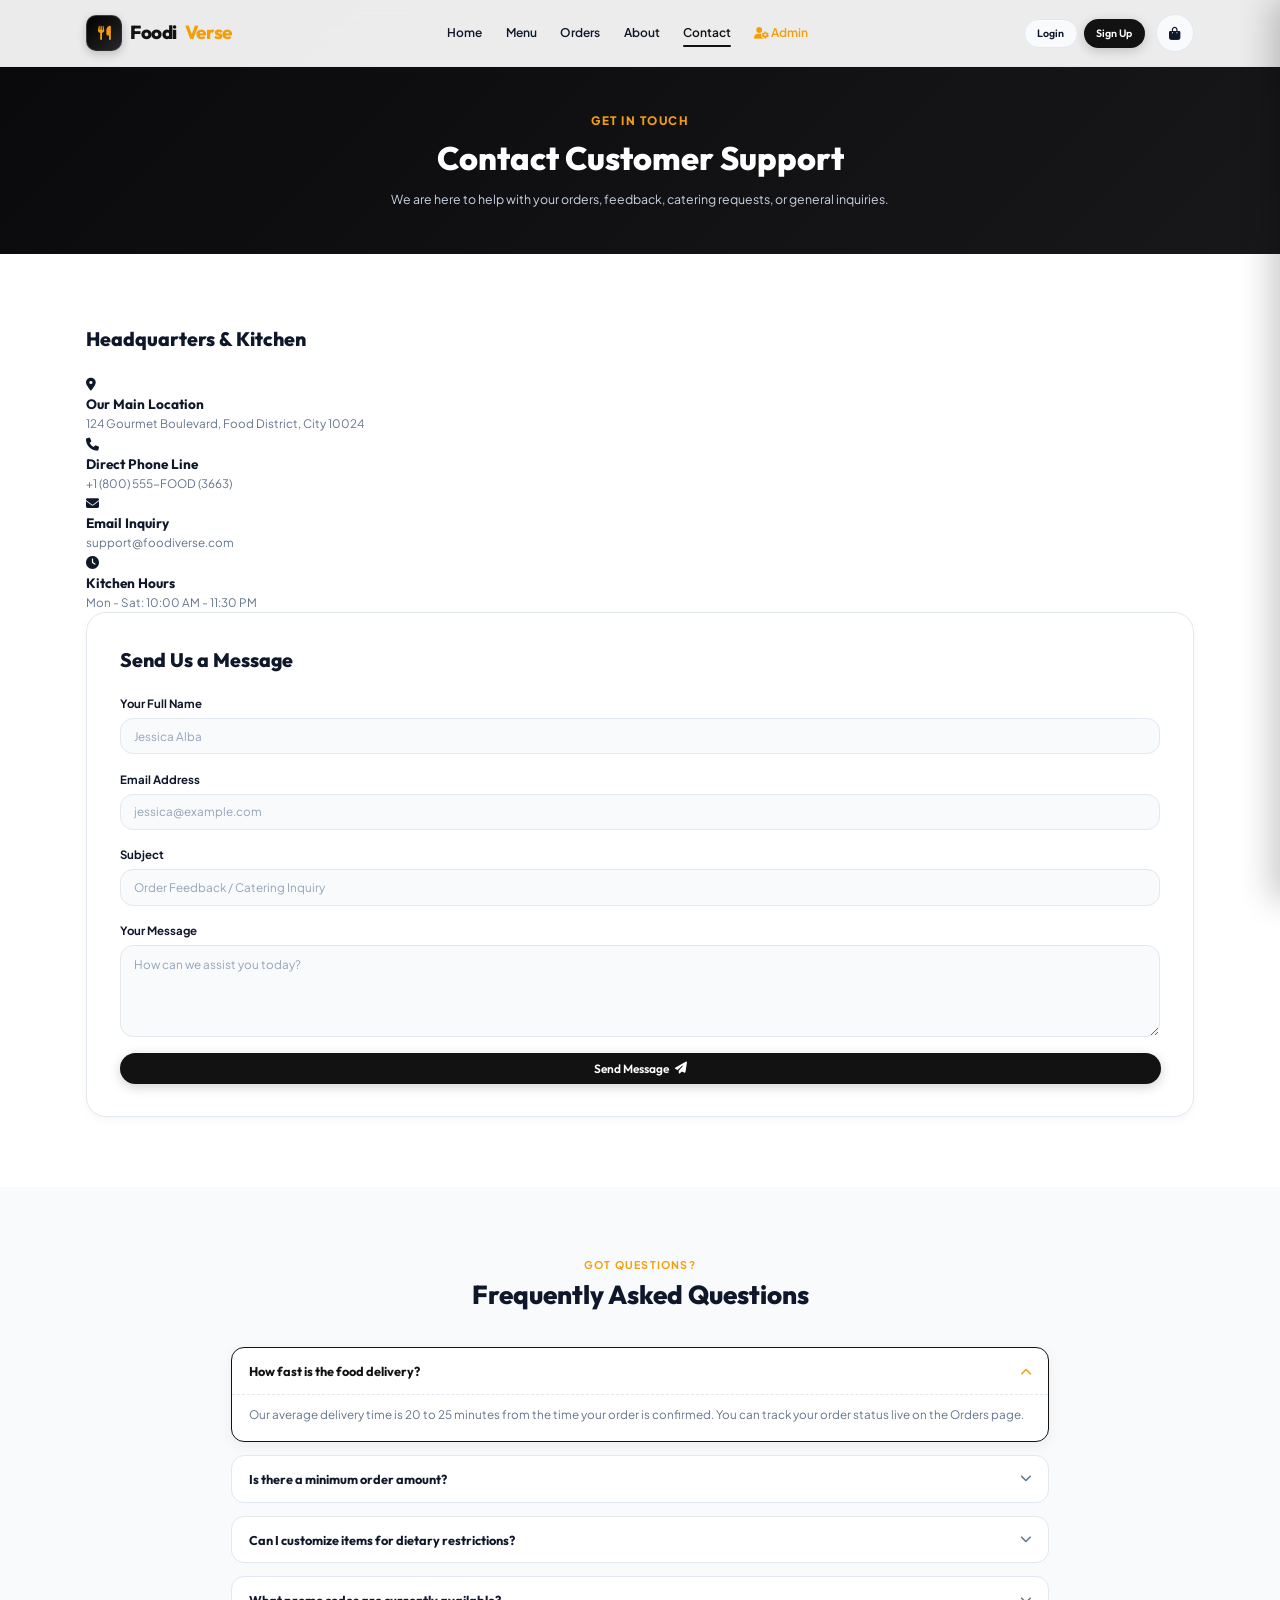
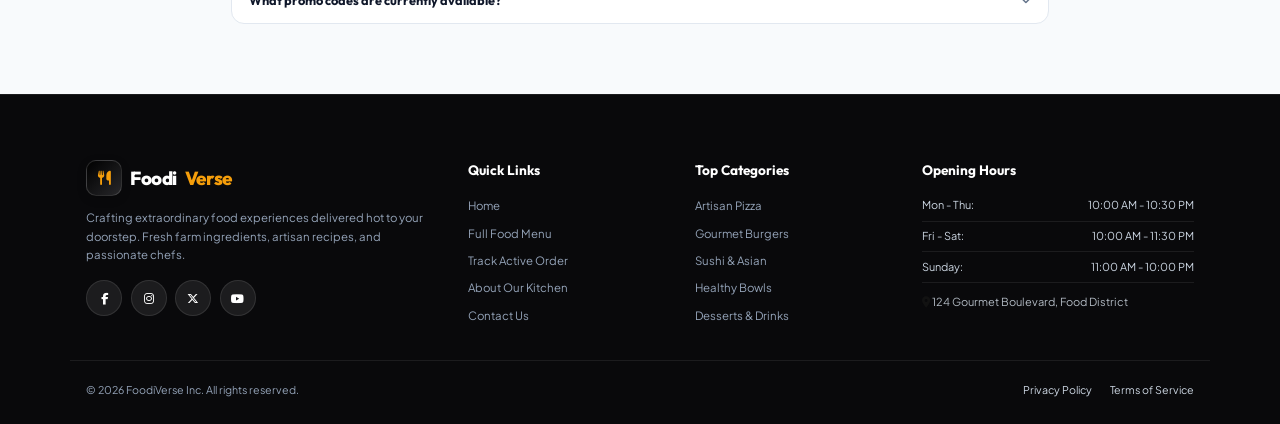
<file: contact.html>
<!DOCTYPE html>
<html lang="en">
<head>
  <meta charset="UTF-8">
  <meta name="viewport" content="width=device-width, initial-scale=1.0">
  <title>Contact Us - FoodiVerse Online Food Ordering System</title>
  <meta name="description" content="Have questions or feedback? Contact FoodiVerse customer support team or visit our kitchen location. We are available 7 days a week.">
  
  <!-- Fonts & Icons -->
  <link rel="preconnect" href="https://fonts.googleapis.com">
  <link rel="preconnect" href="https://fonts.gstatic.com" crossorigin>
  <link href="https://fonts.googleapis.com/css2?family=Outfit:wght@400;500;600;700;800&family=Plus+Jakarta+Sans:wght@300;400;500;600;700;800&display=swap" rel="stylesheet">
  <link rel="stylesheet" href="https://cdnjs.cloudflare.com/ajax/libs/font-awesome/6.5.1/css/all.min.css">
  
  <!-- Stylesheet -->
  <link rel="stylesheet" href="css/style.css?v=3.0">
</head>
<body>

  <!-- Navigation Bar -->
  <header class="header">
    <div class="container navbar">
      <a href="index.html" class="logo">
        <div class="logo-icon"><i class="fa-solid fa-utensils"></i></div>
        Foodi<span>Verse</span>
      </a>

      <nav class="nav-menu" id="navMenu">
        <a href="index.html" class="nav-link">Home</a>
        <a href="menu.html" class="nav-link">Menu</a>
        <a href="orders.html" class="nav-link">Orders</a>
        <a href="about.html" class="nav-link">About</a>
        <a href="contact.html" class="nav-link active">Contact</a>
        <a href="admin.html" class="nav-link" style="color:var(--primary-accent);"><i class="fa-solid fa-user-gear"></i> Admin</a>
      </nav>

      <div class="nav-actions">
        <!-- Auth Buttons / User Profile -->
        <div id="authNavBtns" style="display: flex; gap: 0.5rem;">
          <a href="login.html" class="btn btn-secondary btn-sm">Login</a>
          <a href="signup.html" class="btn btn-primary btn-sm">Sign Up</a>
        </div>
        <div id="userProfileNav" style="display: none;"></div>

        <!-- Cart Button -->
        <button class="cart-btn-trigger" id="cartTriggerBtn" aria-label="Open Cart Drawer">
          <i class="fa-solid fa-bag-shopping"></i>
          <span class="cart-badge">0</span>
        </button>

        <!-- Mobile Nav Toggle -->
        <button class="mobile-toggle" id="mobileToggle" aria-label="Toggle Navigation">
          <i class="fa-solid fa-bars"></i>
        </button>
      </div>
    </div>
  </header>

  <!-- Page Banner -->
  <section style="background: linear-gradient(135deg, #09090b 0%, #18181b 100%); color: #ffffff; padding: 110px 0 45px; text-align: center;">
    <div class="container">
      <span style="color: var(--primary-accent); font-weight: 800; font-size: 0.9rem; text-transform: uppercase; letter-spacing: 1.5px;">Get In Touch</span>
      <h1 style="font-family: var(--font-heading); font-size: 2.5rem; font-weight: 800; margin-top: 0.25rem; color: #ffffff;">Contact Customer Support</h1>
      <p style="color: #cbd5e1; max-width: 550px; margin: 0.5rem auto 0; font-size: 0.95rem;">We are here to help with your orders, feedback, catering requests, or general inquiries.</p>
    </div>
  </section>

  <!-- Contact Form & Info Grid -->
  <section class="section">
    <div class="container contact-grid">
      
      <!-- Contact Info Card -->
      <div class="contact-info-card">
        <h3 style="font-family: var(--font-heading); font-size: 1.5rem; font-weight: 800; margin-bottom: 1.5rem;">Headquarters & Kitchen</h3>

        <div class="info-item">
          <div class="info-icon"><i class="fa-solid fa-location-dot"></i></div>
          <div>
            <h4 style="font-family: var(--font-heading); font-weight: 700; font-size: 1.05rem;">Our Main Location</h4>
            <p style="color: var(--text-muted); font-size: 0.9rem;">124 Gourmet Boulevard, Food District, City 10024</p>
          </div>
        </div>

        <div class="info-item">
          <div class="info-icon"><i class="fa-solid fa-phone"></i></div>
          <div>
            <h4 style="font-family: var(--font-heading); font-weight: 700; font-size: 1.05rem;">Direct Phone Line</h4>
            <p style="color: var(--text-muted); font-size: 0.9rem;">+1 (800) 555-FOOD (3663)</p>
          </div>
        </div>

        <div class="info-item">
          <div class="info-icon"><i class="fa-solid fa-envelope"></i></div>
          <div>
            <h4 style="font-family: var(--font-heading); font-weight: 700; font-size: 1.05rem;">Email Inquiry</h4>
            <p style="color: var(--text-muted); font-size: 0.9rem;">support@foodiverse.com</p>
          </div>
        </div>

        <div class="info-item">
          <div class="info-icon"><i class="fa-solid fa-clock"></i></div>
          <div>
            <h4 style="font-family: var(--font-heading); font-weight: 700; font-size: 1.05rem;">Kitchen Hours</h4>
            <p style="color: var(--text-muted); font-size: 0.9rem;">Mon - Sat: 10:00 AM - 11:30 PM</p>
          </div>
        </div>
      </div>

      <!-- Contact Form -->
      <div style="background: var(--bg-card); border-radius: var(--radius-lg); padding: 2.5rem; border: 1px solid var(--border-color); box-shadow: var(--shadow-sm);">
        <h3 style="font-family: var(--font-heading); font-size: 1.5rem; font-weight: 800; margin-bottom: 1.5rem;">Send Us a Message</h3>

        <form id="contactForm">
          <div class="form-group">
            <label for="contactName">Your Full Name</label>
            <input type="text" id="contactName" class="form-input" placeholder="Jessica Alba" required>
          </div>
          <div class="form-group">
            <label for="contactEmail">Email Address</label>
            <input type="email" id="contactEmail" class="form-input" placeholder="jessica@example.com" required>
          </div>
          <div class="form-group">
            <label for="contactSubject">Subject</label>
            <input type="text" id="contactSubject" class="form-input" placeholder="Order Feedback / Catering Inquiry" required>
          </div>
          <div class="form-group">
            <label for="contactMessage">Your Message</label>
            <textarea id="contactMessage" class="form-input" rows="4" placeholder="How can we assist you today?" required></textarea>
          </div>
          <button type="submit" class="btn btn-primary" style="width: 100%;">
            Send Message <i class="fa-solid fa-paper-plane"></i>
          </button>
        </form>
      </div>

    </div>
  </section>

  <!-- FAQ Accordion Section -->
  <section class="section section-alt">
    <div class="container" style="max-width: 850px;">
      <div class="section-header">
        <span class="section-subtitle">Got Questions?</span>
        <h2 class="section-title">Frequently Asked Questions</h2>
      </div>

      <div class="faq-accordion">
        <div class="faq-item active">
          <button class="faq-question">
            <span>How fast is the food delivery?</span>
            <i class="fa-solid fa-chevron-down"></i>
          </button>
          <div class="faq-answer">
            Our average delivery time is 20 to 25 minutes from the time your order is confirmed. You can track your order status live on the Orders page.
          </div>
        </div>

        <div class="faq-item">
          <button class="faq-question">
            <span>Is there a minimum order amount?</span>
            <i class="fa-solid fa-chevron-down"></i>
          </button>
          <div class="faq-answer">
            There is no strict minimum order limit! Orders over $35 qualify for FREE express delivery.
          </div>
        </div>

        <div class="faq-item">
          <button class="faq-question">
            <span>Can I customize items for dietary restrictions?</span>
            <i class="fa-solid fa-chevron-down"></i>
          </button>
          <div class="faq-answer">
            Absolutely! When clicking the '+' button on any dish, a customization window pops up allowing you to select gluten-free crusts, vegan options, size variations, and additional toppings.
          </div>
        </div>

        <div class="faq-item">
          <button class="faq-question">
            <span>What promo codes are currently available?</span>
            <i class="fa-solid fa-chevron-down"></i>
          </button>
          <div class="faq-answer">
            You can use code <strong>TASTY20</strong> for 20% OFF on orders over $30, or code <strong>FOODI10</strong> for 10% OFF any order!
          </div>
        </div>
      </div>
    </div>
  </section>

  <!-- Slide-out Cart Drawer -->
  <div class="cart-overlay" id="cartOverlay"></div>
  <aside class="cart-drawer" id="cartDrawer">
    <div class="cart-header">
      <h3>Your Food Basket</h3>
      <button class="close-cart-btn" id="closeCartBtn"><i class="fa-solid fa-xmark"></i></button>
    </div>

    <div class="cart-items" id="cartItemsList"></div>

    <div class="cart-footer">
      <div class="cart-promo-box">
        <input type="text" id="promoCodeInput" placeholder="Promo code (e.g. TASTY20)">
        <button class="btn btn-secondary btn-sm" id="applyPromoBtn">Apply</button>
      </div>

      <div class="cart-summary-row">
        <span>Subtotal</span>
        <span id="cartSubtotal">$0.00</span>
      </div>
      <div class="cart-summary-row">
        <span>Discount</span>
        <span id="cartDiscount" style="color:var(--success);">-$0.00</span>
      </div>
      <div class="cart-summary-row">
        <span>Delivery Fee</span>
        <span id="cartDelivery">$0.00</span>
      </div>
      <div class="cart-summary-row">
        <span>Est. Tax (8%)</span>
        <span id="cartTax">$0.00</span>
      </div>
      <div class="cart-summary-row total">
        <span>Total Amount</span>
        <span id="cartTotal" style="color:var(--primary);">$0.00</span>
      </div>

      <button class="btn btn-primary" id="checkoutBtn" style="width: 100%; margin-top: 1.25rem;">
        Proceed to Checkout <i class="fa-solid fa-arrow-right"></i>
      </button>
    </div>
  </aside>

  <!-- Auth Modal -->
  <div class="modal-overlay" id="authModalOverlay">
    <div class="modal-card">
      <button class="modal-close" id="closeAuthModalBtn"><i class="fa-solid fa-xmark"></i></button>

      <div class="auth-tabs">
        <button class="auth-tab-btn active" data-tab="login">Login</button>
        <button class="auth-tab-btn" data-tab="signup">Sign Up</button>
      </div>

      <div id="loginSection">
        <form id="loginForm">
          <div class="form-group">
            <label for="loginEmail">Email Address</label>
            <input type="email" id="loginEmail" class="form-input" placeholder="user@example.com" required>
          </div>
          <div class="form-group">
            <label for="loginPassword">Password</label>
            <input type="password" id="loginPassword" class="form-input" placeholder="••••••••" required>
          </div>
          <button type="submit" class="btn btn-primary" style="width: 100%; margin-top: 0.5rem;">Login to Account</button>
        </form>
      </div>

      <div id="signupSection" style="display: none;">
        <form id="signupForm">
          <div class="form-group">
            <label for="signupName">Full Name</label>
            <input type="text" id="signupName" class="form-input" placeholder="Alex Morgan" required>
          </div>
          <div class="form-group">
            <label for="signupEmail">Email Address</label>
            <input type="email" id="signupEmail" class="form-input" placeholder="alex@example.com" required>
          </div>
          <div class="form-group">
            <label for="signupPassword">Password</label>
            <input type="password" id="signupPassword" class="form-input" placeholder="••••••••" required>
          </div>
          <button type="submit" class="btn btn-primary" style="width: 100%; margin-top: 0.5rem;">Create Account</button>
        </form>
      </div>
    </div>
  </div>

  <!-- Checkout Summary Modal -->
  <div class="modal-overlay" id="checkoutModal">
    <div class="modal-card" style="max-width: 520px;">
      <h3 style="font-family: var(--font-heading); font-size: 1.5rem; margin-bottom: 1rem;">Order Checkout</h3>
      <form id="checkoutForm">
        <div class="form-group">
          <label for="checkoutAddress">Delivery Address</label>
          <input type="text" id="checkoutAddress" class="form-input" placeholder="123 Gourmet Ave, Apt 4B" required>
        </div>
        <div class="form-group">
          <label for="checkoutPhone">Contact Phone</label>
          <input type="tel" id="checkoutPhone" class="form-input" placeholder="+1 (555) 019-2834" required>
        </div>
        <div class="form-group">
          <label>Payment Method</label>
          <div style="display: flex; gap: 1rem; margin-top: 0.4rem;">
            <label style="display:flex; align-items:center; gap:0.4rem; cursor:pointer;">
              <input type="radio" name="paymentMethod" value="card" checked> Credit/Debit Card
            </label>
            <label style="display:flex; align-items:center; gap:0.4rem; cursor:pointer;">
              <input type="radio" name="paymentMethod" value="cod"> Cash on Delivery
            </label>
          </div>
        </div>

        <div style="background: var(--bg-alt); padding: 1rem; border-radius: var(--radius-md); margin: 1rem 0;">
          <div style="display:flex; justify-content:space-between; font-size:0.9rem; margin-bottom:0.4rem;">
            <span>Subtotal</span><span id="checkoutModalSubtotal">$0.00</span>
          </div>
          <div style="display:flex; justify-content:space-between; font-weight:800; font-size:1.1rem; color:var(--primary);">
            <span>Total Payable</span><span id="checkoutModalTotal">$0.00</span>
          </div>
        </div>

        <div style="display: flex; gap: 0.75rem; margin-top: 1rem;">
          <button type="button" class="btn btn-secondary" id="cancelCheckoutBtn" style="flex: 1;">Cancel</button>
          <button type="submit" class="btn btn-primary" style="flex: 1.5;">Confirm & Pay</button>
        </div>
      </form>
    </div>
  </div>

  <!-- Footer -->
  <footer class="footer">
    <div class="container footer-grid">
      <div class="footer-brand">
        <a href="index.html" class="logo">
          <div class="logo-icon"><i class="fa-solid fa-utensils"></i></div>
          Foodi<span>Verse</span>
        </a>
        <p class="footer-desc">
          Crafting extraordinary food experiences delivered hot to your doorstep. Fresh farm ingredients, artisan recipes, and passionate chefs.
        </p>
        <div class="social-links">
          <a href="#" class="social-icon" aria-label="Facebook"><i class="fa-brands fa-facebook-f"></i></a>
          <a href="#" class="social-icon" aria-label="Instagram"><i class="fa-brands fa-instagram"></i></a>
          <a href="#" class="social-icon" aria-label="Twitter"><i class="fa-brands fa-x-twitter"></i></a>
          <a href="#" class="social-icon" aria-label="YouTube"><i class="fa-brands fa-youtube"></i></a>
        </div>
      </div>

      <div>
        <h4 class="footer-title">Quick Links</h4>
        <div class="footer-links">
          <a href="index.html">Home</a>
          <a href="menu.html">Full Food Menu</a>
          <a href="orders.html">Track Active Order</a>
          <a href="about.html">About Our Kitchen</a>
          <a href="contact.html">Contact Us</a>
        </div>
      </div>

      <div>
        <h4 class="footer-title">Top Categories</h4>
        <div class="footer-links">
          <a href="menu.html?cat=pizza">Artisan Pizza</a>
          <a href="menu.html?cat=burgers">Gourmet Burgers</a>
          <a href="menu.html?cat=japanese">Sushi & Asian</a>
          <a href="menu.html?cat=bowls">Healthy Bowls</a>
          <a href="menu.html?cat=desserts">Desserts & Drinks</a>
        </div>
      </div>

      <div>
        <h4 class="footer-title">Opening Hours</h4>
        <ul class="hours-list">
          <li><span>Mon - Thu:</span> <span>10:00 AM - 10:30 PM</span></li>
          <li><span>Fri - Sat:</span> <span>10:00 AM - 11:30 PM</span></li>
          <li><span>Sunday:</span> <span>11:00 AM - 10:00 PM</span></li>
        </ul>
        <p style="font-size:0.85rem; color:#b0b8c1; margin-top:0.75rem;">
          <i class="fa-solid fa-location-dot" style="color:var(--primary);"></i> 124 Gourmet Boulevard, Food District
        </p>
      </div>
    </div>

    <div class="container footer-bottom">
      <p>&copy; 2026 FoodiVerse Inc. All rights reserved.</p>
      <div>
        <a href="#" style="margin-right: 1.25rem;">Privacy Policy</a>
        <a href="#">Terms of Service</a>
      </div>
    </div>
  </footer>

  <!-- Scripts -->
  <script src="js/data.js"></script>
  <script src="js/cart.js"></script>
  <script src="js/auth.js"></script>
  <script src="js/order-tracker.js"></script>
  <script src="js/main.js?v=1.2"></script>
</body>
</html>
</file>
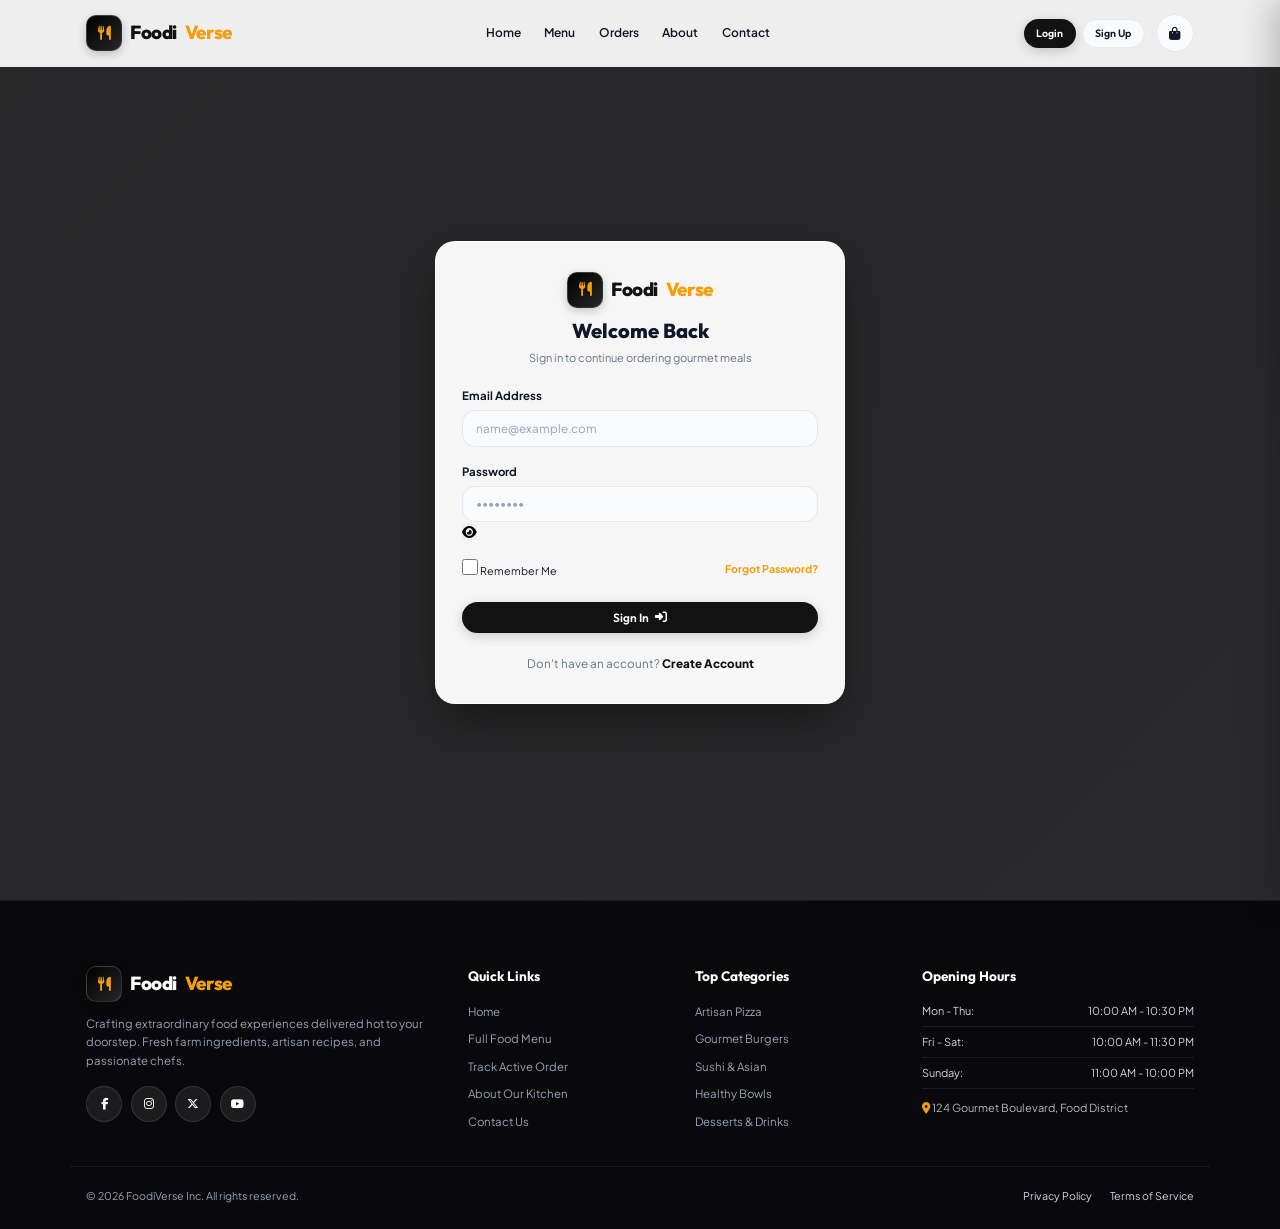
<file: login.html>
<!DOCTYPE html>
<html lang="en">
<head>
  <meta charset="UTF-8">
  <meta name="viewport" content="width=device-width, initial-scale=1.0">
  <title>Login - FoodiVerse Online Food Ordering System</title>
  <meta name="description" content="Sign in to your FoodiVerse account to order artisanal gourmet meals, track active deliveries, and manage past orders.">
  
  <!-- Fonts & Icons -->
  <link rel="preconnect" href="https://fonts.googleapis.com">
  <link rel="preconnect" href="https://fonts.gstatic.com" crossorigin>
  <link href="https://fonts.googleapis.com/css2?family=Outfit:wght@400;500;600;700;800&family=Plus+Jakarta+Sans:wght@300;400;500;600;700;800&display=swap" rel="stylesheet">
  <link rel="stylesheet" href="https://cdnjs.cloudflare.com/ajax/libs/font-awesome/6.5.1/css/all.min.css">
  
  <!-- Stylesheet -->
  <link rel="stylesheet" href="css/style.css?v=3.0">
</head>
<body style="min-height: 100vh; display: flex; flex-direction: column;">

  <!-- Navigation Bar -->
  <header class="header">
    <div class="container navbar">
      <a href="index.html" class="logo">
        <div class="logo-icon"><i class="fa-solid fa-utensils"></i></div>
        Foodi<span>Verse</span>
      </a>

      <nav class="nav-menu" id="navMenu">
        <a href="index.html" class="nav-link">Home</a>
        <a href="menu.html" class="nav-link">Menu</a>
        <a href="orders.html" class="nav-link">Orders</a>
        <a href="about.html" class="nav-link">About</a>
        <a href="contact.html" class="nav-link">Contact</a>
      </nav>

      <div class="nav-actions">
        <!-- Auth Buttons / User Profile -->
        <div id="authNavBtns" style="display: flex; gap: 0.5rem;">
          <a href="login.html" class="btn btn-primary btn-sm">Login</a>
          <a href="signup.html" class="btn btn-secondary btn-sm">Sign Up</a>
        </div>
        <div id="userProfileNav" style="display: none;"></div>

        <!-- Cart Button -->
        <button class="cart-btn-trigger" id="cartTriggerBtn" aria-label="Open Cart Drawer">
          <i class="fa-solid fa-bag-shopping"></i>
          <span class="cart-badge">0</span>
        </button>

        <!-- Mobile Nav Toggle -->
        <button class="mobile-toggle" id="mobileToggle" aria-label="Toggle Navigation">
          <i class="fa-solid fa-bars"></i>
        </button>
      </div>
    </div>
  </header>

  <!-- Login Main Section with Restaurant Background -->
  <section class="auth-page-wrapper">
    <div class="auth-card">
      <div class="auth-card-header">
        <a href="index.html" class="logo">
          <div class="logo-icon"><i class="fa-solid fa-utensils"></i></div>
          Foodi<span>Verse</span>
        </a>
        <h1 class="auth-card-title">Welcome Back</h1>
        <p class="auth-card-subtitle">Sign in to continue ordering gourmet meals</p>
      </div>

      <form id="pageLoginForm">
        <!-- Email Input -->
        <div class="form-group">
          <label for="pageLoginEmail">Email Address</label>
          <input type="email" id="pageLoginEmail" class="form-input" placeholder="name@example.com" required>
        </div>

        <!-- Password Input with Eye Toggle -->
        <div class="form-group">
          <label for="pageLoginPassword">Password</label>
          <div class="password-input-wrapper">
            <input type="password" id="pageLoginPassword" class="form-input" placeholder="••••••••" required>
            <button type="button" class="password-toggle-btn" onclick="Auth.togglePasswordVisibility('pageLoginPassword', 'toggleLoginPassIcon')" aria-label="Toggle password visibility">
              <i class="fa-solid fa-eye" id="toggleLoginPassIcon"></i>
            </button>
          </div>
        </div>

        <!-- Remember Me & Forgot Password -->
        <div class="auth-remember-row">
          <label class="checkbox-label">
            <input type="checkbox" id="rememberMe" style="accent-color: var(--primary-accent); width: 16px; height: 16px;">
            <span>Remember Me</span>
          </label>
          <a href="#" onclick="if(window.showToast) window.showToast('Password reset link sent to your email.'); return false;" style="color: var(--primary-accent); font-weight: 700;">Forgot Password?</a>
        </div>

        <button type="submit" class="btn btn-primary" style="width: 100%; margin-top: 0.5rem;">
          Sign In <i class="fa-solid fa-right-to-bracket"></i>
        </button>
      </form>

      <div style="text-align: center; margin-top: 1.75rem; font-size: 0.9rem; color: var(--text-muted);">
        Don't have an account? <a href="signup.html" style="color: var(--primary); font-weight: 800;">Create Account</a>
      </div>
    </div>
  </section>

  <!-- Slide-out Cart Drawer -->
  <div class="cart-overlay" id="cartOverlay"></div>
  <aside class="cart-drawer" id="cartDrawer">
    <div class="cart-header">
      <h3>Your Food Basket</h3>
      <button class="close-cart-btn" id="closeCartBtn"><i class="fa-solid fa-xmark"></i></button>
    </div>

    <div class="cart-items" id="cartItemsList"></div>

    <div class="cart-footer">
      <div class="cart-promo-box">
        <input type="text" id="promoCodeInput" placeholder="Promo code (e.g. TASTY20)">
        <button class="btn btn-secondary btn-sm" id="applyPromoBtn">Apply</button>
      </div>

      <div class="cart-summary-row">
        <span>Subtotal</span>
        <span id="cartSubtotal">$0.00</span>
      </div>
      <div class="cart-summary-row">
        <span>Discount</span>
        <span id="cartDiscount" style="color:var(--success);">-$0.00</span>
      </div>
      <div class="cart-summary-row">
        <span>Delivery Fee</span>
        <span id="cartDelivery">$0.00</span>
      </div>
      <div class="cart-summary-row">
        <span>Est. Tax (8%)</span>
        <span id="cartTax">$0.00</span>
      </div>
      <div class="cart-summary-row total">
        <span>Total Amount</span>
        <span id="cartTotal" style="color:var(--primary);">$0.00</span>
      </div>

      <button class="btn btn-primary" id="checkoutBtn" style="width: 100%; margin-top: 1.25rem;">
        Proceed to Checkout <i class="fa-solid fa-arrow-right"></i>
      </button>
    </div>
  </aside>

  <!-- Checkout Summary Modal -->
  <div class="modal-overlay" id="checkoutModal">
    <div class="modal-card" style="max-width: 520px;">
      <h3 style="font-family: var(--font-heading); font-size: 1.5rem; margin-bottom: 1rem;">Order Checkout</h3>
      <form id="checkoutForm">
        <div class="form-group">
          <label for="checkoutAddress">Delivery Address</label>
          <input type="text" id="checkoutAddress" class="form-input" placeholder="123 Gourmet Ave, Apt 4B" required>
        </div>
        <div class="form-group">
          <label for="checkoutPhone">Contact Phone</label>
          <input type="tel" id="checkoutPhone" class="form-input" placeholder="+1 (555) 019-2834" required>
        </div>
        <div class="form-group">
          <label>Payment Method</label>
          <div style="display: flex; gap: 1rem; margin-top: 0.4rem;">
            <label style="display:flex; align-items:center; gap:0.4rem; cursor:pointer;">
              <input type="radio" name="paymentMethod" value="card" checked> Credit/Debit Card
            </label>
            <label style="display:flex; align-items:center; gap:0.4rem; cursor:pointer;">
              <input type="radio" name="paymentMethod" value="cod"> Cash on Delivery
            </label>
          </div>
        </div>

        <div style="background: var(--bg-alt); padding: 1rem; border-radius: var(--radius-md); margin: 1rem 0;">
          <div style="display:flex; justify-content:space-between; font-size:0.9rem; margin-bottom:0.4rem;">
            <span>Subtotal</span><span id="checkoutModalSubtotal">$0.00</span>
          </div>
          <div style="display:flex; justify-content:space-between; font-weight:800; font-size:1.1rem; color:var(--primary);">
            <span>Total Payable</span><span id="checkoutModalTotal">$0.00</span>
          </div>
        </div>

        <div style="display: flex; gap: 0.75rem; margin-top: 1rem;">
          <button type="button" class="btn btn-secondary" id="cancelCheckoutBtn" style="flex: 1;">Cancel</button>
          <button type="submit" class="btn btn-primary" style="flex: 1.5;">Confirm & Pay</button>
        </div>
      </form>
    </div>
  </div>

  <!-- Footer -->
  <footer class="footer">
    <div class="container footer-grid">
      <div class="footer-brand">
        <a href="index.html" class="logo">
          <div class="logo-icon"><i class="fa-solid fa-utensils"></i></div>
          Foodi<span>Verse</span>
        </a>
        <p class="footer-desc">
          Crafting extraordinary food experiences delivered hot to your doorstep. Fresh farm ingredients, artisan recipes, and passionate chefs.
        </p>
        <div class="social-links">
          <a href="#" class="social-icon" aria-label="Facebook"><i class="fa-brands fa-facebook-f"></i></a>
          <a href="#" class="social-icon" aria-label="Instagram"><i class="fa-brands fa-instagram"></i></a>
          <a href="#" class="social-icon" aria-label="Twitter"><i class="fa-brands fa-x-twitter"></i></a>
          <a href="#" class="social-icon" aria-label="YouTube"><i class="fa-brands fa-youtube"></i></a>
        </div>
      </div>

      <div>
        <h4 class="footer-title">Quick Links</h4>
        <div class="footer-links">
          <a href="index.html">Home</a>
          <a href="menu.html">Full Food Menu</a>
          <a href="orders.html">Track Active Order</a>
          <a href="about.html">About Our Kitchen</a>
          <a href="contact.html">Contact Us</a>
        </div>
      </div>

      <div>
        <h4 class="footer-title">Top Categories</h4>
        <div class="footer-links">
          <a href="menu.html?cat=pizza">Artisan Pizza</a>
          <a href="menu.html?cat=burgers">Gourmet Burgers</a>
          <a href="menu.html?cat=japanese">Sushi & Asian</a>
          <a href="menu.html?cat=bowls">Healthy Bowls</a>
          <a href="menu.html?cat=desserts">Desserts & Drinks</a>
        </div>
      </div>

      <div>
        <h4 class="footer-title">Opening Hours</h4>
        <ul class="hours-list">
          <li><span>Mon - Thu:</span> <span>10:00 AM - 10:30 PM</span></li>
          <li><span>Fri - Sat:</span> <span>10:00 AM - 11:30 PM</span></li>
          <li><span>Sunday:</span> <span>11:00 AM - 10:00 PM</span></li>
        </ul>
        <p style="font-size:0.85rem; color:#b0b8c1; margin-top:0.75rem;">
          <i class="fa-solid fa-location-dot" style="color:var(--primary-accent);"></i> 124 Gourmet Boulevard, Food District
        </p>
      </div>
    </div>

    <div class="container footer-bottom">
      <p>&copy; 2026 FoodiVerse Inc. All rights reserved.</p>
      <div>
        <a href="#" style="margin-right: 1.25rem;">Privacy Policy</a>
        <a href="#">Terms of Service</a>
      </div>
    </div>
  </footer>

  <!-- Scripts -->
  <script src="js/data.js"></script>
  <script src="js/cart.js"></script>
  <script src="js/auth.js"></script>
  <script src="js/order-tracker.js"></script>
  <script src="js/main.js?v=1.2"></script>
</body>
</html>
</file>
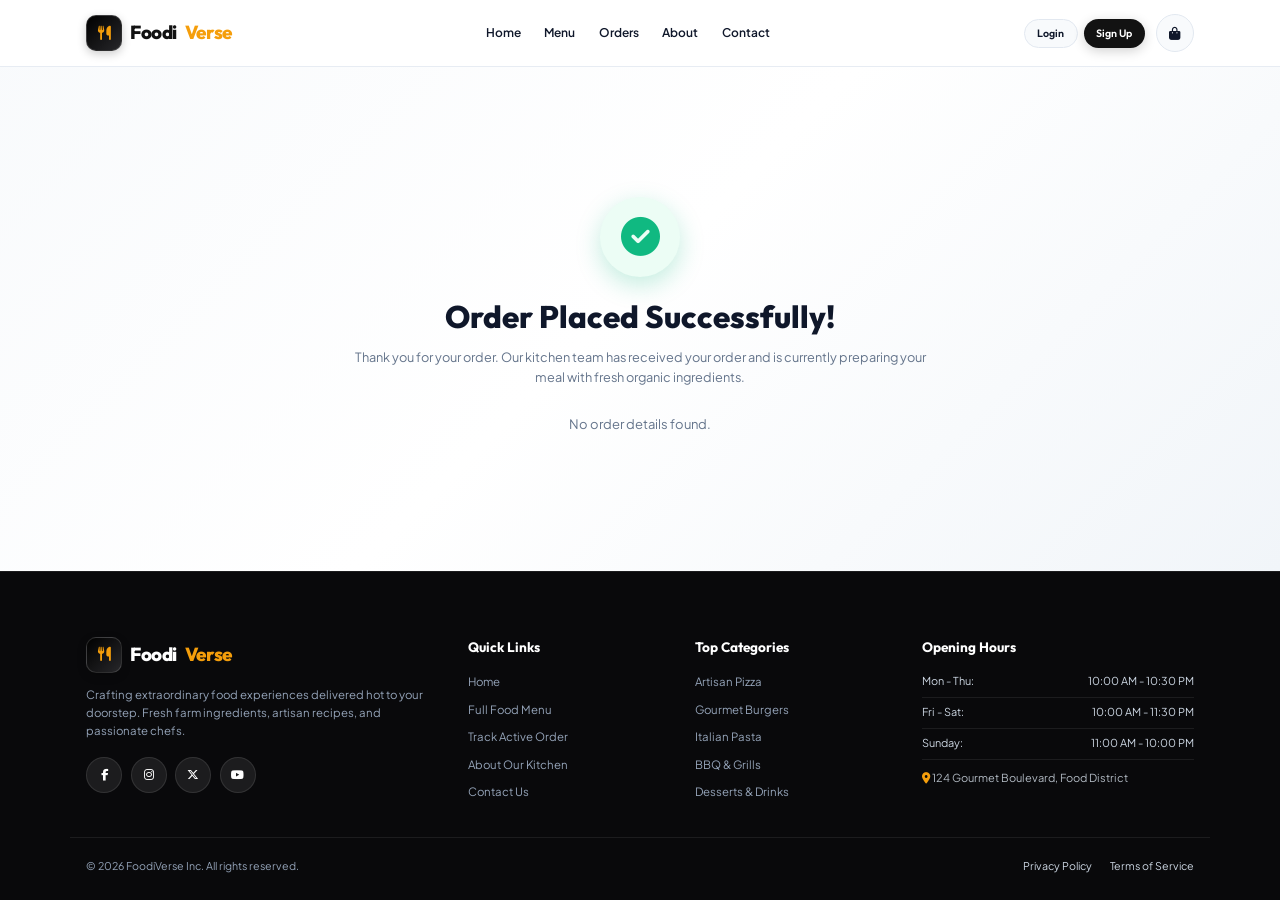
<file: order-success.html>
<!DOCTYPE html>
<html lang="en">
<head>
  <meta charset="UTF-8">
  <meta name="viewport" content="width=device-width, initial-scale=1.0">
  <title>Order Placed Successfully - FoodiVerse</title>
  <meta name="description" content="Thank you for your order! Your gourmet meal has been placed successfully and is now being prepared by our master chefs.">
  
  <!-- Fonts & Icons -->
  <link rel="preconnect" href="https://fonts.googleapis.com">
  <link rel="preconnect" href="https://fonts.gstatic.com" crossorigin>
  <link href="https://fonts.googleapis.com/css2?family=Outfit:wght@400;500;600;700;800&family=Plus+Jakarta+Sans:wght@300;400;500;600;700;800&display=swap" rel="stylesheet">
  <link rel="stylesheet" href="https://cdnjs.cloudflare.com/ajax/libs/font-awesome/6.5.1/css/all.min.css">
  
  <!-- Stylesheet -->
  <link rel="stylesheet" href="css/style.css?v=3.0">
</head>
<body style="min-height: 100vh; display: flex; flex-direction: column;">

  <!-- Navigation Bar -->
  <header class="header">
    <div class="container navbar">
      <a href="index.html" class="logo">
        <div class="logo-icon"><i class="fa-solid fa-utensils"></i></div>
        Foodi<span>Verse</span>
      </a>

      <nav class="nav-menu" id="navMenu">
        <a href="index.html" class="nav-link">Home</a>
        <a href="menu.html" class="nav-link">Menu</a>
        <a href="orders.html" class="nav-link">Orders</a>
        <a href="about.html" class="nav-link">About</a>
        <a href="contact.html" class="nav-link">Contact</a>
      </nav>

      <div class="nav-actions">
        <!-- Auth Buttons / User Profile -->
        <div id="authNavBtns" style="display: flex; gap: 0.5rem;">
          <a href="login.html" class="btn btn-secondary btn-sm">Login</a>
          <a href="signup.html" class="btn btn-primary btn-sm">Sign Up</a>
        </div>
        <div id="userProfileNav" style="display: none;"></div>

        <!-- Cart Button -->
        <a href="cart.html" class="cart-btn-trigger" id="cartTriggerBtn" aria-label="Open Cart Page">
          <i class="fa-solid fa-bag-shopping"></i>
          <span class="cart-badge">0</span>
        </a>

        <!-- Mobile Nav Toggle -->
        <button class="mobile-toggle" id="mobileToggle" aria-label="Toggle Navigation">
          <i class="fa-solid fa-bars"></i>
        </button>
      </div>
    </div>
  </header>

  <!-- Success Main Section -->
  <section style="flex: 1; display: flex; align-items: center; justify-content: center; padding: 120px 0 60px; background: linear-gradient(135deg, #f8fafc 0%, #ffffff 50%, #f1f5f9 100%); text-align: center;">
    <div class="container" style="max-width: 620px;">
      
      <div style="width: 80px; height: 80px; border-radius: 50%; background: var(--accent-light); color: var(--accent); display: flex; align-items: center; justify-content: center; font-size: 3rem; margin: 0 auto 1.25rem; box-shadow: 0 8px 25px rgba(16, 185, 129, 0.25); animation: pulse 2s infinite;">
        <i class="fa-solid fa-circle-check"></i>
      </div>

      <h1 style="font-family: var(--font-heading); font-size: 2.4rem; font-weight: 800; color: var(--text-dark); margin-bottom: 0.5rem;">
        Order Placed Successfully!
      </h1>
      
      <p style="color: var(--text-muted); font-size: 0.98rem; margin-bottom: 2rem;">
        Thank you for your order. Our kitchen team has received your order and is currently preparing your meal with fresh organic ingredients.
      </p>

      <!-- Order Details Summary Card -->
      <div id="successOrderDetails">
        <!-- Rendered dynamically by order-tracker.js -->
      </div>

    </div>
  </section>

  <!-- Footer -->
  <footer class="footer">
    <div class="container footer-grid">
      <div class="footer-brand">
        <a href="index.html" class="logo">
          <div class="logo-icon"><i class="fa-solid fa-utensils"></i></div>
          Foodi<span>Verse</span>
        </a>
        <p class="footer-desc">
          Crafting extraordinary food experiences delivered hot to your doorstep. Fresh farm ingredients, artisan recipes, and passionate chefs.
        </p>
        <div class="social-links">
          <a href="#" class="social-icon" aria-label="Facebook"><i class="fa-brands fa-facebook-f"></i></a>
          <a href="#" class="social-icon" aria-label="Instagram"><i class="fa-brands fa-instagram"></i></a>
          <a href="#" class="social-icon" aria-label="Twitter"><i class="fa-brands fa-x-twitter"></i></a>
          <a href="#" class="social-icon" aria-label="YouTube"><i class="fa-brands fa-youtube"></i></a>
        </div>
      </div>

      <div>
        <h4 class="footer-title">Quick Links</h4>
        <div class="footer-links">
          <a href="index.html">Home</a>
          <a href="menu.html">Full Food Menu</a>
          <a href="orders.html">Track Active Order</a>
          <a href="about.html">About Our Kitchen</a>
          <a href="contact.html">Contact Us</a>
        </div>
      </div>

      <div>
        <h4 class="footer-title">Top Categories</h4>
        <div class="footer-links">
          <a href="menu.html?cat=pizza">Artisan Pizza</a>
          <a href="menu.html?cat=burger">Gourmet Burgers</a>
          <a href="menu.html?cat=pasta">Italian Pasta</a>
          <a href="menu.html?cat=bbq">BBQ & Grills</a>
          <a href="menu.html?cat=desserts">Desserts & Drinks</a>
        </div>
      </div>

      <div>
        <h4 class="footer-title">Opening Hours</h4>
        <ul class="hours-list">
          <li><span>Mon - Thu:</span> <span>10:00 AM - 10:30 PM</span></li>
          <li><span>Fri - Sat:</span> <span>10:00 AM - 11:30 PM</span></li>
          <li><span>Sunday:</span> <span>11:00 AM - 10:00 PM</span></li>
        </ul>
        <p style="font-size:0.85rem; color:#b0b8c1; margin-top:0.75rem;">
          <i class="fa-solid fa-location-dot" style="color:var(--primary-accent);"></i> 124 Gourmet Boulevard, Food District
        </p>
      </div>
    </div>

    <div class="container footer-bottom">
      <p>&copy; 2026 FoodiVerse Inc. All rights reserved.</p>
      <div>
        <a href="#" style="margin-right: 1.25rem;">Privacy Policy</a>
        <a href="#">Terms of Service</a>
      </div>
    </div>
  </footer>

  <!-- Scripts -->
  <script src="js/data.js"></script>
  <script src="js/cart.js"></script>
  <script src="js/auth.js"></script>
  <script src="js/order-tracker.js"></script>
  <script src="js/main.js?v=1.2"></script>
</body>
</html>
</file>
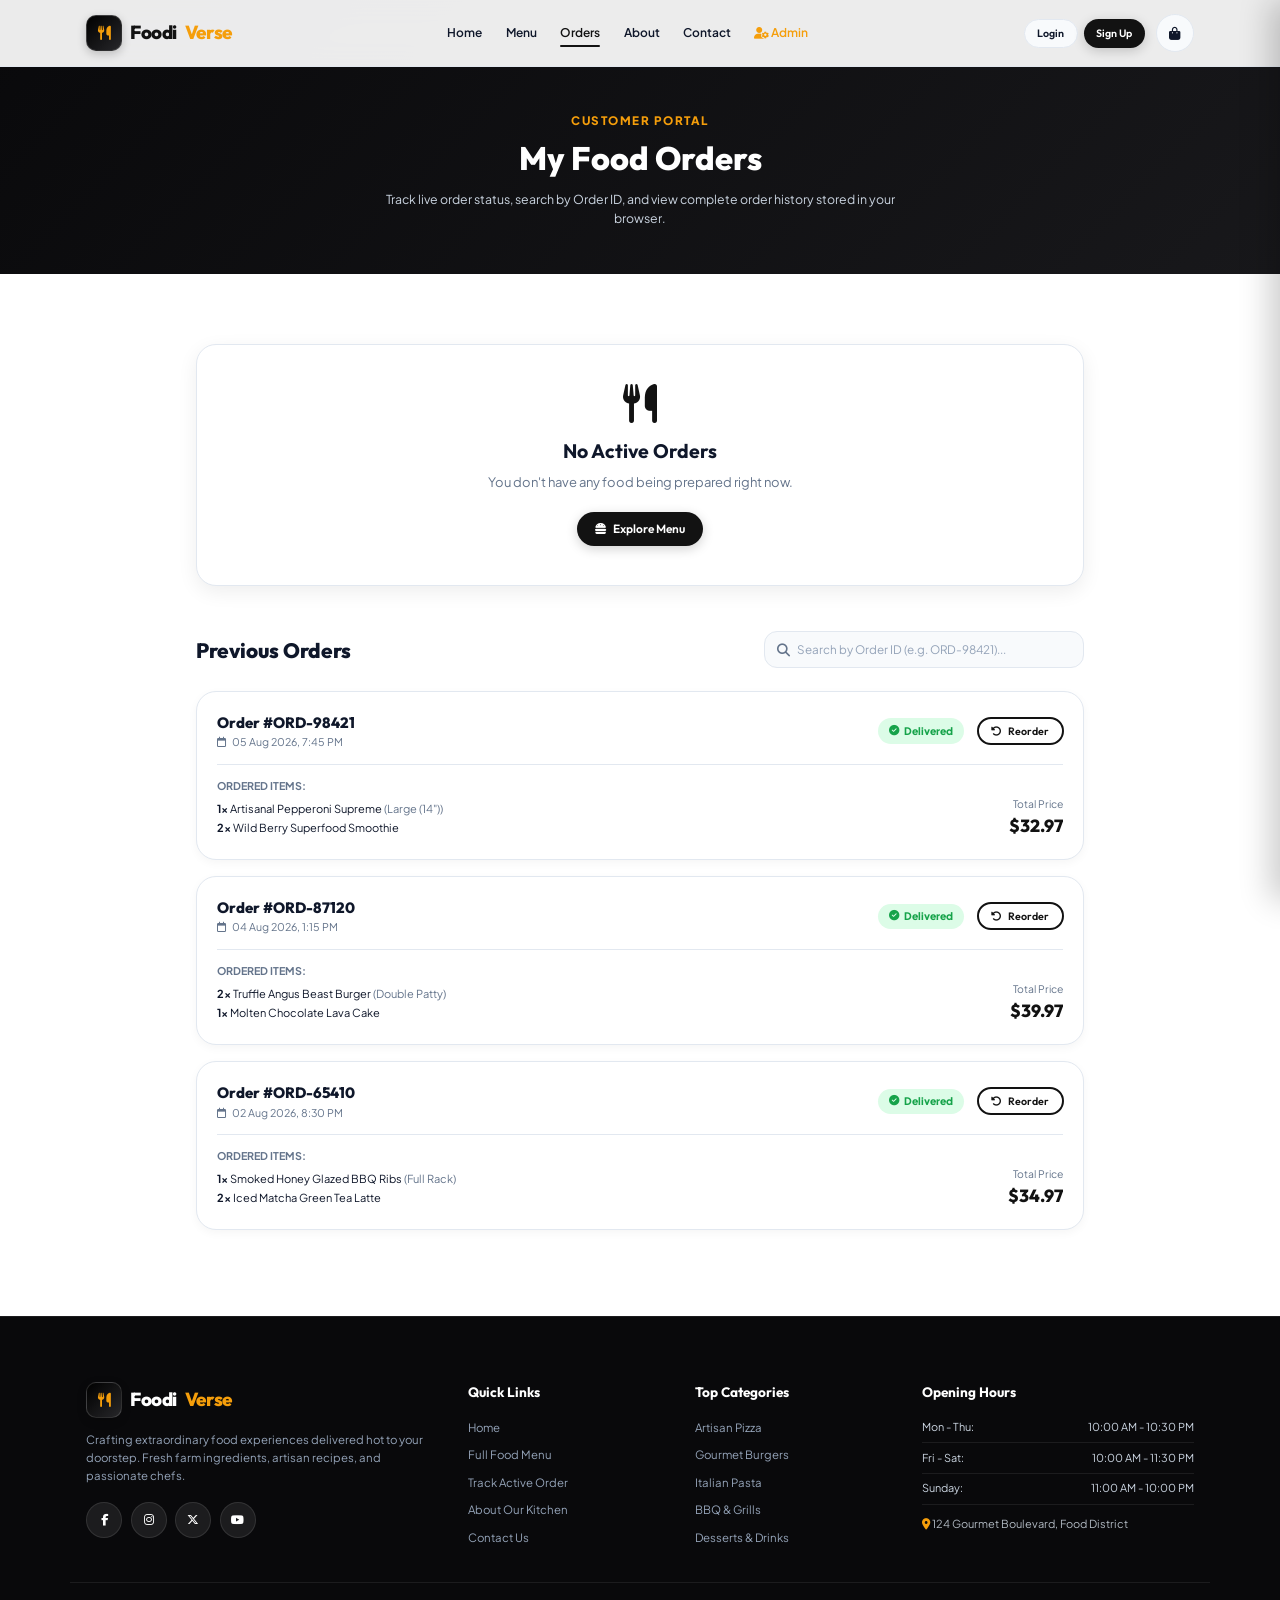
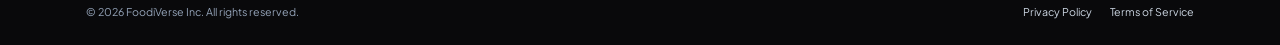
<file: orders.html>
<!DOCTYPE html>
<html lang="en">
<head>
  <meta charset="UTF-8">
  <meta name="viewport" content="width=device-width, initial-scale=1.0">
  <title>Customer Orders & Tracker - FoodiVerse</title>
  <meta name="description" content="View and track your food orders, search by Order ID, check status badges (Preparing, Out for Delivery, Delivered), and reorder past meals.">
  
  <!-- Fonts & Icons -->
  <link rel="preconnect" href="https://fonts.googleapis.com">
  <link rel="preconnect" href="https://fonts.gstatic.com" crossorigin>
  <link href="https://fonts.googleapis.com/css2?family=Outfit:wght@400;500;600;700;800&family=Plus+Jakarta+Sans:wght@300;400;500;600;700;800&display=swap" rel="stylesheet">
  <link rel="stylesheet" href="https://cdnjs.cloudflare.com/ajax/libs/font-awesome/6.5.1/css/all.min.css">
  
  <!-- Stylesheet -->
  <link rel="stylesheet" href="css/style.css?v=4.0">
</head>
<body style="min-height: 100vh; display: flex; flex-direction: column;">

  <!-- Navigation Bar -->
  <header class="header">
    <div class="container navbar">
      <a href="index.html" class="logo">
        <div class="logo-icon"><i class="fa-solid fa-utensils"></i></div>
        Foodi<span>Verse</span>
      </a>

      <nav class="nav-menu" id="navMenu">
        <a href="index.html" class="nav-link">Home</a>
        <a href="menu.html" class="nav-link">Menu</a>
        <a href="orders.html" class="nav-link active">Orders</a>
        <a href="about.html" class="nav-link">About</a>
        <a href="contact.html" class="nav-link">Contact</a>
        <a href="admin.html" class="nav-link" style="color:var(--primary-accent);"><i class="fa-solid fa-user-gear"></i> Admin</a>
      </nav>

      <div class="nav-actions">
        <!-- Auth Buttons / User Profile -->
        <div id="authNavBtns" style="display: flex; gap: 0.5rem;">
          <a href="login.html" class="btn btn-secondary btn-sm">Login</a>
          <a href="signup.html" class="btn btn-primary btn-sm">Sign Up</a>
        </div>
        <div id="userProfileNav" style="display: none;"></div>

        <!-- Cart Button -->
        <a href="cart.html" class="cart-btn-trigger" id="cartTriggerBtn" aria-label="Open Cart Page">
          <i class="fa-solid fa-bag-shopping"></i>
          <span class="cart-badge">0</span>
        </a>

        <!-- Mobile Nav Toggle -->
        <button class="mobile-toggle" id="mobileToggle" aria-label="Toggle Navigation">
          <i class="fa-solid fa-bars"></i>
        </button>
      </div>
    </div>
  </header>

  <!-- Page Banner -->
  <section style="background: linear-gradient(135deg, #09090b 0%, #18181b 100%); color: #ffffff; padding: 110px 0 45px; text-align: center;">
    <div class="container">
      <span style="color: var(--primary-accent); font-weight: 800; font-size: 0.9rem; text-transform: uppercase; letter-spacing: 1.5px;">Customer Portal</span>
      <h1 style="font-family: var(--font-heading); font-size: 2.5rem; font-weight: 800; margin-top: 0.25rem; color: #ffffff;">My Food Orders</h1>
      <p style="color: #cbd5e1; max-width: 550px; margin: 0.5rem auto 0; font-size: 0.95rem;">Track live order status, search by Order ID, and view complete order history stored in your browser.</p>
    </div>
  </section>

  <!-- Orders Main Content -->
  <section class="section">
    <div class="container" style="max-width: 920px;">
      
      <!-- Active Order Tracker Stepper -->
      <div id="activeOrderSection">
        <!-- Rendered dynamically by order-tracker.js -->
      </div>

      <!-- Search & Past Orders History -->
      <div style="margin-top: 3.5rem;">
        
        <!-- Header with Live Search Input -->
        <div style="display: flex; justify-content: space-between; align-items: center; flex-wrap: wrap; gap: 1rem; margin-bottom: 1.75rem;">
          <h3 style="font-family: var(--font-heading); font-size: 1.6rem; font-weight: 800;">Previous Orders</h3>
          
          <!-- Search Bar -->
          <div style="position: relative; width: 100%; max-width: 320px;">
            <input type="text" id="orderSearchInput" class="form-input" placeholder="Search by Order ID (e.g. ORD-98421)..." style="padding-left: 2.5rem;">
            <i class="fa-solid fa-magnifying-glass" style="position: absolute; left: 1rem; top: 50%; transform: translateY(-50%); color: var(--text-muted);"></i>
          </div>
        </div>

        <!-- Orders Listing Container -->
        <div id="orderHistorySection">
          <!-- Rendered dynamically by order-tracker.js -->
        </div>

      </div>

    </div>
  </section>

  <!-- Slide-out Cart Drawer -->
  <div class="cart-overlay" id="cartOverlay"></div>
  <aside class="cart-drawer" id="cartDrawer">
    <div class="cart-header">
      <h3>Your Food Basket</h3>
      <button class="close-cart-btn" id="closeCartBtn"><i class="fa-solid fa-xmark"></i></button>
    </div>

    <div class="cart-items" id="cartItemsList"></div>

    <div class="cart-footer">
      <div class="cart-promo-box">
        <input type="text" id="promoCodeInput" placeholder="Promo code (e.g. TASTY20)">
        <button class="btn btn-secondary btn-sm" id="applyPromoBtn">Apply</button>
      </div>

      <div class="cart-summary-row">
        <span>Subtotal</span>
        <span id="cartSubtotal">$0.00</span>
      </div>
      <div class="cart-summary-row">
        <span>Discount</span>
        <span id="cartDiscount" style="color:var(--success);">-$0.00</span>
      </div>
      <div class="cart-summary-row">
        <span>Delivery Fee</span>
        <span id="cartDelivery">$0.00</span>
      </div>
      <div class="cart-summary-row">
        <span>Est. Tax (8%)</span>
        <span id="cartTax">$0.00</span>
      </div>
      <div class="cart-summary-row total">
        <span>Total Amount</span>
        <span id="cartTotal" style="color:var(--primary);">$0.00</span>
      </div>

      <button class="btn btn-primary" id="checkoutBtn" style="width: 100%; margin-top: 1.25rem;">
        Proceed to Checkout <i class="fa-solid fa-arrow-right"></i>
      </button>
    </div>
  </aside>

  <!-- Footer -->
  <footer class="footer">
    <div class="container footer-grid">
      <div class="footer-brand">
        <a href="index.html" class="logo">
          <div class="logo-icon"><i class="fa-solid fa-utensils"></i></div>
          Foodi<span>Verse</span>
        </a>
        <p class="footer-desc">
          Crafting extraordinary food experiences delivered hot to your doorstep. Fresh farm ingredients, artisan recipes, and passionate chefs.
        </p>
        <div class="social-links">
          <a href="#" class="social-icon" aria-label="Facebook"><i class="fa-brands fa-facebook-f"></i></a>
          <a href="#" class="social-icon" aria-label="Instagram"><i class="fa-brands fa-instagram"></i></a>
          <a href="#" class="social-icon" aria-label="Twitter"><i class="fa-brands fa-x-twitter"></i></a>
          <a href="#" class="social-icon" aria-label="YouTube"><i class="fa-brands fa-youtube"></i></a>
        </div>
      </div>

      <div>
        <h4 class="footer-title">Quick Links</h4>
        <div class="footer-links">
          <a href="index.html">Home</a>
          <a href="menu.html">Full Food Menu</a>
          <a href="orders.html">Track Active Order</a>
          <a href="about.html">About Our Kitchen</a>
          <a href="contact.html">Contact Us</a>
        </div>
      </div>

      <div>
        <h4 class="footer-title">Top Categories</h4>
        <div class="footer-links">
          <a href="menu.html?cat=pizza">Artisan Pizza</a>
          <a href="menu.html?cat=burger">Gourmet Burgers</a>
          <a href="menu.html?cat=pasta">Italian Pasta</a>
          <a href="menu.html?cat=bbq">BBQ & Grills</a>
          <a href="menu.html?cat=desserts">Desserts & Drinks</a>
        </div>
      </div>

      <div>
        <h4 class="footer-title">Opening Hours</h4>
        <ul class="hours-list">
          <li><span>Mon - Thu:</span> <span>10:00 AM - 10:30 PM</span></li>
          <li><span>Fri - Sat:</span> <span>10:00 AM - 11:30 PM</span></li>
          <li><span>Sunday:</span> <span>11:00 AM - 10:00 PM</span></li>
        </ul>
        <p style="font-size:0.85rem; color:#b0b8c1; margin-top:0.75rem;">
          <i class="fa-solid fa-location-dot" style="color:var(--primary-accent);"></i> 124 Gourmet Boulevard, Food District
        </p>
      </div>
    </div>

    <div class="container footer-bottom">
      <p>&copy; 2026 FoodiVerse Inc. All rights reserved.</p>
      <div>
        <a href="#" style="margin-right: 1.25rem;">Privacy Policy</a>
        <a href="#">Terms of Service</a>
      </div>
    </div>
  </footer>

  <!-- Scripts -->
  <script src="js/data.js"></script>
  <script src="js/cart.js"></script>
  <script src="js/auth.js"></script>
  <script src="js/order-tracker.js"></script>
  <script src="js/main.js?v=1.2"></script>
</body>
</html>
</file>
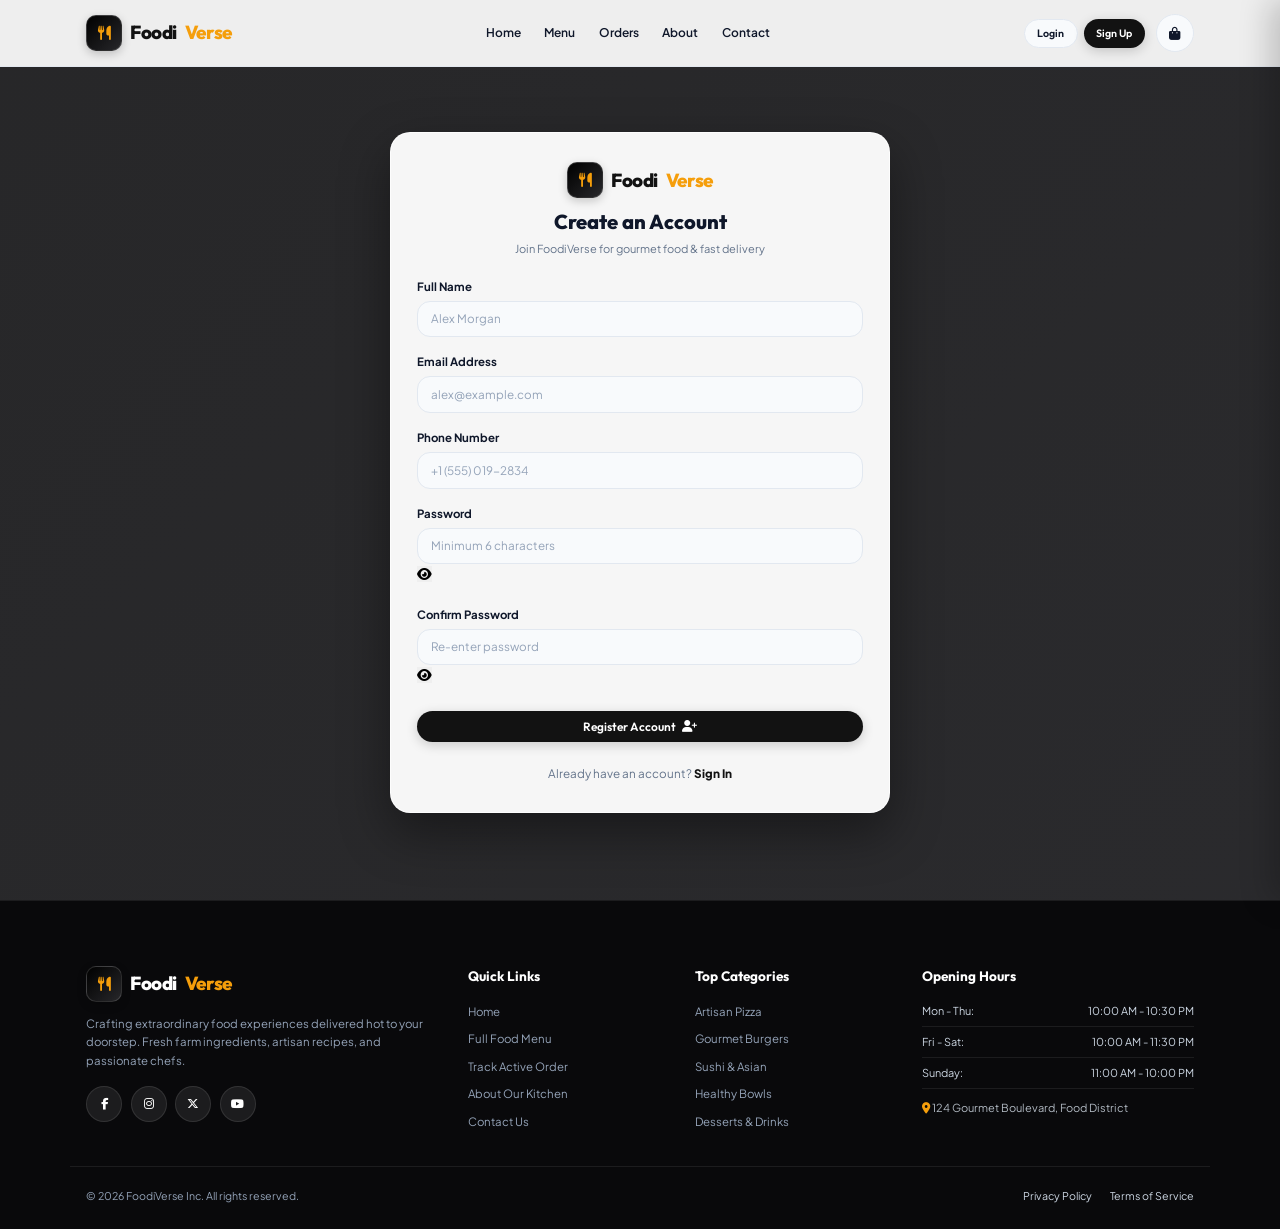
<file: signup.html>
<!DOCTYPE html>
<html lang="en">
<head>
  <meta charset="UTF-8">
  <meta name="viewport" content="width=device-width, initial-scale=1.0">
  <title>Sign Up - FoodiVerse Online Food Ordering System</title>
  <meta name="description" content="Create your FoodiVerse account to enjoy exclusive promos, track live food orders, and order gourmet meals with fast delivery.">
  
  <!-- Fonts & Icons -->
  <link rel="preconnect" href="https://fonts.googleapis.com">
  <link rel="preconnect" href="https://fonts.gstatic.com" crossorigin>
  <link href="https://fonts.googleapis.com/css2?family=Outfit:wght@400;500;600;700;800&family=Plus+Jakarta+Sans:wght@300;400;500;600;700;800&display=swap" rel="stylesheet">
  <link rel="stylesheet" href="https://cdnjs.cloudflare.com/ajax/libs/font-awesome/6.5.1/css/all.min.css">
  
  <!-- Stylesheet -->
  <link rel="stylesheet" href="css/style.css?v=3.0">
</head>
<body style="min-height: 100vh; display: flex; flex-direction: column;">

  <!-- Navigation Bar -->
  <header class="header">
    <div class="container navbar">
      <a href="index.html" class="logo">
        <div class="logo-icon"><i class="fa-solid fa-utensils"></i></div>
        Foodi<span>Verse</span>
      </a>

      <nav class="nav-menu" id="navMenu">
        <a href="index.html" class="nav-link">Home</a>
        <a href="menu.html" class="nav-link">Menu</a>
        <a href="orders.html" class="nav-link">Orders</a>
        <a href="about.html" class="nav-link">About</a>
        <a href="contact.html" class="nav-link">Contact</a>
      </nav>

      <div class="nav-actions">
        <!-- Auth Buttons / User Profile -->
        <div id="authNavBtns" style="display: flex; gap: 0.5rem;">
          <a href="login.html" class="btn btn-secondary btn-sm">Login</a>
          <a href="signup.html" class="btn btn-primary btn-sm">Sign Up</a>
        </div>
        <div id="userProfileNav" style="display: none;"></div>

        <!-- Cart Button -->
        <button class="cart-btn-trigger" id="cartTriggerBtn" aria-label="Open Cart Drawer">
          <i class="fa-solid fa-bag-shopping"></i>
          <span class="cart-badge">0</span>
        </button>

        <!-- Mobile Nav Toggle -->
        <button class="mobile-toggle" id="mobileToggle" aria-label="Toggle Navigation">
          <i class="fa-solid fa-bars"></i>
        </button>
      </div>
    </div>
  </header>

  <!-- Signup Main Section with Restaurant Background -->
  <section class="auth-page-wrapper">
    <div class="auth-card" style="max-width: 500px;">
      <div class="auth-card-header">
        <a href="index.html" class="logo">
          <div class="logo-icon"><i class="fa-solid fa-utensils"></i></div>
          Foodi<span>Verse</span>
        </a>
        <h1 class="auth-card-title">Create an Account</h1>
        <p class="auth-card-subtitle">Join FoodiVerse for gourmet food & fast delivery</p>
      </div>

      <form id="pageSignupForm">
        <!-- Full Name Input -->
        <div class="form-group">
          <label for="pageSignupName">Full Name</label>
          <input type="text" id="pageSignupName" class="form-input" placeholder="Alex Morgan" required>
        </div>

        <!-- Email Address Input -->
        <div class="form-group">
          <label for="pageSignupEmail">Email Address</label>
          <input type="email" id="pageSignupEmail" class="form-input" placeholder="alex@example.com" required>
        </div>

        <!-- Phone Number Input -->
        <div class="form-group">
          <label for="pageSignupPhone">Phone Number</label>
          <input type="tel" id="pageSignupPhone" class="form-input" placeholder="+1 (555) 019-2834" required>
        </div>

        <!-- Password Input with Eye Toggle & Strength Meter -->
        <div class="form-group">
          <label for="pageSignupPassword">Password</label>
          <div class="password-input-wrapper">
            <input type="password" id="pageSignupPassword" class="form-input" placeholder="Minimum 6 characters" required>
            <button type="button" class="password-toggle-btn" onclick="Auth.togglePasswordVisibility('pageSignupPassword', 'toggleSignupPassIcon')" aria-label="Toggle password visibility">
              <i class="fa-solid fa-eye" id="toggleSignupPassIcon"></i>
            </button>
          </div>
          <!-- Password Strength Indicator -->
          <div class="strength-meter-box">
            <div class="strength-meter-bar">
              <div id="strengthMeterFill" class="strength-meter-fill"></div>
            </div>
            <span id="strengthMeterText" class="strength-meter-text"></span>
          </div>
        </div>

        <!-- Confirm Password Input -->
        <div class="form-group">
          <label for="pageSignupConfirmPassword">Confirm Password</label>
          <div class="password-input-wrapper">
            <input type="password" id="pageSignupConfirmPassword" class="form-input" placeholder="Re-enter password" required>
            <button type="button" class="password-toggle-btn" onclick="Auth.togglePasswordVisibility('pageSignupConfirmPassword', 'toggleConfirmPassIcon')" aria-label="Toggle confirm password visibility">
              <i class="fa-solid fa-eye" id="toggleConfirmPassIcon"></i>
            </button>
          </div>
        </div>

        <button type="submit" class="btn btn-primary" style="width: 100%; margin-top: 0.75rem;">
          Register Account <i class="fa-solid fa-user-plus"></i>
        </button>
      </form>

      <div style="text-align: center; margin-top: 1.75rem; font-size: 0.9rem; color: var(--text-muted);">
        Already have an account? <a href="login.html" style="color: var(--primary); font-weight: 800;">Sign In</a>
      </div>
    </div>
  </section>

  <!-- Slide-out Cart Drawer -->
  <div class="cart-overlay" id="cartOverlay"></div>
  <aside class="cart-drawer" id="cartDrawer">
    <div class="cart-header">
      <h3>Your Food Basket</h3>
      <button class="close-cart-btn" id="closeCartBtn"><i class="fa-solid fa-xmark"></i></button>
    </div>

    <div class="cart-items" id="cartItemsList"></div>

    <div class="cart-footer">
      <div class="cart-promo-box">
        <input type="text" id="promoCodeInput" placeholder="Promo code (e.g. TASTY20)">
        <button class="btn btn-secondary btn-sm" id="applyPromoBtn">Apply</button>
      </div>

      <div class="cart-summary-row">
        <span>Subtotal</span>
        <span id="cartSubtotal">$0.00</span>
      </div>
      <div class="cart-summary-row">
        <span>Discount</span>
        <span id="cartDiscount" style="color:var(--success);">-$0.00</span>
      </div>
      <div class="cart-summary-row">
        <span>Delivery Fee</span>
        <span id="cartDelivery">$0.00</span>
      </div>
      <div class="cart-summary-row">
        <span>Est. Tax (8%)</span>
        <span id="cartTax">$0.00</span>
      </div>
      <div class="cart-summary-row total">
        <span>Total Amount</span>
        <span id="cartTotal" style="color:var(--primary);">$0.00</span>
      </div>

      <button class="btn btn-primary" id="checkoutBtn" style="width: 100%; margin-top: 1.25rem;">
        Proceed to Checkout <i class="fa-solid fa-arrow-right"></i>
      </button>
    </div>
  </aside>

  <!-- Checkout Summary Modal -->
  <div class="modal-overlay" id="checkoutModal">
    <div class="modal-card" style="max-width: 520px;">
      <h3 style="font-family: var(--font-heading); font-size: 1.5rem; margin-bottom: 1rem;">Order Checkout</h3>
      <form id="checkoutForm">
        <div class="form-group">
          <label for="checkoutAddress">Delivery Address</label>
          <input type="text" id="checkoutAddress" class="form-input" placeholder="123 Gourmet Ave, Apt 4B" required>
        </div>
        <div class="form-group">
          <label for="checkoutPhone">Contact Phone</label>
          <input type="tel" id="checkoutPhone" class="form-input" placeholder="+1 (555) 019-2834" required>
        </div>
        <div class="form-group">
          <label>Payment Method</label>
          <div style="display: flex; gap: 1rem; margin-top: 0.4rem;">
            <label style="display:flex; align-items:center; gap:0.4rem; cursor:pointer;">
              <input type="radio" name="paymentMethod" value="card" checked> Credit/Debit Card
            </label>
            <label style="display:flex; align-items:center; gap:0.4rem; cursor:pointer;">
              <input type="radio" name="paymentMethod" value="cod"> Cash on Delivery
            </label>
          </div>
        </div>

        <div style="background: var(--bg-alt); padding: 1rem; border-radius: var(--radius-md); margin: 1rem 0;">
          <div style="display:flex; justify-content:space-between; font-size:0.9rem; margin-bottom:0.4rem;">
            <span>Subtotal</span><span id="checkoutModalSubtotal">$0.00</span>
          </div>
          <div style="display:flex; justify-content:space-between; font-weight:800; font-size:1.1rem; color:var(--primary);">
            <span>Total Payable</span><span id="checkoutModalTotal">$0.00</span>
          </div>
        </div>

        <div style="display: flex; gap: 0.75rem; margin-top: 1rem;">
          <button type="button" class="btn btn-secondary" id="cancelCheckoutBtn" style="flex: 1;">Cancel</button>
          <button type="submit" class="btn btn-primary" style="flex: 1.5;">Confirm & Pay</button>
        </div>
      </form>
    </div>
  </div>

  <!-- Footer -->
  <footer class="footer">
    <div class="container footer-grid">
      <div class="footer-brand">
        <a href="index.html" class="logo">
          <div class="logo-icon"><i class="fa-solid fa-utensils"></i></div>
          Foodi<span>Verse</span>
        </a>
        <p class="footer-desc">
          Crafting extraordinary food experiences delivered hot to your doorstep. Fresh farm ingredients, artisan recipes, and passionate chefs.
        </p>
        <div class="social-links">
          <a href="#" class="social-icon" aria-label="Facebook"><i class="fa-brands fa-facebook-f"></i></a>
          <a href="#" class="social-icon" aria-label="Instagram"><i class="fa-brands fa-instagram"></i></a>
          <a href="#" class="social-icon" aria-label="Twitter"><i class="fa-brands fa-x-twitter"></i></a>
          <a href="#" class="social-icon" aria-label="YouTube"><i class="fa-brands fa-youtube"></i></a>
        </div>
      </div>

      <div>
        <h4 class="footer-title">Quick Links</h4>
        <div class="footer-links">
          <a href="index.html">Home</a>
          <a href="menu.html">Full Food Menu</a>
          <a href="orders.html">Track Active Order</a>
          <a href="about.html">About Our Kitchen</a>
          <a href="contact.html">Contact Us</a>
        </div>
      </div>

      <div>
        <h4 class="footer-title">Top Categories</h4>
        <div class="footer-links">
          <a href="menu.html?cat=pizza">Artisan Pizza</a>
          <a href="menu.html?cat=burgers">Gourmet Burgers</a>
          <a href="menu.html?cat=japanese">Sushi & Asian</a>
          <a href="menu.html?cat=bowls">Healthy Bowls</a>
          <a href="menu.html?cat=desserts">Desserts & Drinks</a>
        </div>
      </div>

      <div>
        <h4 class="footer-title">Opening Hours</h4>
        <ul class="hours-list">
          <li><span>Mon - Thu:</span> <span>10:00 AM - 10:30 PM</span></li>
          <li><span>Fri - Sat:</span> <span>10:00 AM - 11:30 PM</span></li>
          <li><span>Sunday:</span> <span>11:00 AM - 10:00 PM</span></li>
        </ul>
        <p style="font-size:0.85rem; color:#b0b8c1; margin-top:0.75rem;">
          <i class="fa-solid fa-location-dot" style="color:var(--primary-accent);"></i> 124 Gourmet Boulevard, Food District
        </p>
      </div>
    </div>

    <div class="container footer-bottom">
      <p>&copy; 2026 FoodiVerse Inc. All rights reserved.</p>
      <div>
        <a href="#" style="margin-right: 1.25rem;">Privacy Policy</a>
        <a href="#">Terms of Service</a>
      </div>
    </div>
  </footer>

  <!-- Scripts -->
  <script src="js/data.js"></script>
  <script src="js/cart.js"></script>
  <script src="js/auth.js"></script>
  <script src="js/order-tracker.js"></script>
  <script src="js/main.js?v=1.2"></script>
</body>
</html>
</file>
<file: css/style.css>
/* ==========================================================================
   FoodiVerse - Modern Luxury Black Food Ordering System Styling
   Proportionally scaled to 80% ratio for compact, sleek appearance at 100% zoom
   Primary Color: #121212 (Luxury Deep Black) with Gold/Amber #f59e0b accents
   ========================================================================== */

:root {
  /* Colors */
  --primary: #121212;
  --primary-hover: #27272a;
  --primary-light: #f4f4f5;
  --primary-accent: #f59e0b; /* Amber/Gold accent for badges & ratings */
  --secondary: #3f3f46;
  --accent: #10b981;
  --accent-light: #ecfdf5;
  --warning: #f59e0b;
  --danger: #ef4444;
  --success: #10b981;
  
  --bg-main: #ffffff;
  --bg-alt: #f8fafc;
  --bg-card: #ffffff;
  --bg-glass: rgba(255, 255, 255, 0.85);
  --bg-glass-dark: rgba(18, 18, 18, 0.85);

  --text-dark: #0f172a;
  --text-muted: #64748b;
  --text-light: #f8fafc;
  --text-white: #ffffff;
  
  --border-color: #e2e8f0;
  --border-hover: #cbd5e1;

  /* Typography */
  --font-heading: 'Outfit', sans-serif;
  --font-body: 'Plus Jakarta Sans', sans-serif;

  /* Shadows */
  --shadow-sm: 0 3px 10px rgba(0, 0, 0, 0.04);
  --shadow-md: 0 6px 20px rgba(0, 0, 0, 0.07);
  --shadow-lg: 0 12px 30px rgba(0, 0, 0, 0.11);
  --shadow-glow: 0 6px 20px rgba(0, 0, 0, 0.22);

  /* Layout & Transitions */
  --radius-sm: 8px;
  --radius-md: 13px;
  --radius-lg: 20px;
  --radius-full: 9999px;

  --transition-fast: 0.2s cubic-bezier(0.4, 0, 0.2, 1);
  --transition-normal: 0.3s cubic-bezier(0.4, 0, 0.2, 1);
  --transition-bounce: 0.4s cubic-bezier(0.175, 0.885, 0.32, 1.275);
}

/* Reset & Global - Scaled down base font size */
*, *::before, *::after {
  box-sizing: border-box;
  margin: 0;
  padding: 0;
}

html {
  scroll-behavior: smooth;
  font-size: 81.25%; /* 13px base font size for sleek 80% proportional scale */
}

body {
  font-family: var(--font-body);
  background-color: var(--bg-main);
  color: var(--text-dark);
  line-height: 1.55;
  overflow-x: hidden;
  display: flex;
  flex-direction: column;
  min-height: 100vh;
}

a {
  text-decoration: none;
  color: inherit;
  transition: var(--transition-fast);
}

ul {
  list-style: none;
}

img {
  max-width: 100%;
  height: auto;
  display: block;
}

button, input, select, textarea {
  font-family: inherit;
  font-size: inherit;
  border: none;
  outline: none;
}

button {
  cursor: pointer;
}

/* Scroll Progress Bar */
#scrollProgressBar {
  position: fixed;
  top: 0;
  left: 0;
  height: 3.5px;
  width: 100%;
  background: linear-gradient(90deg, #f59e0b, #eab308, #f59e0b);
  z-index: 9999;
  transform-origin: 0% 50%;
  transform: scaleX(0);
  transition: transform 0.1s cubic-bezier(0, 0, 0.2, 1);
  box-shadow: 0 1px 8px rgba(245, 158, 11, 0.6);
}

/* Container */
.container {
  width: 100%;
  max-width: 1140px;
  margin: 0 auto;
  padding: 0 1.25rem;
}

/* Buttons with Magnetic & Ripple Effect */
.btn {
  display: inline-flex;
  align-items: center;
  justify-content: center;
  gap: 0.45rem;
  padding: 0.6rem 1.4rem;
  font-family: var(--font-heading);
  font-weight: 600;
  font-size: 0.92rem;
  border-radius: var(--radius-full);
  transition: transform 0.25s cubic-bezier(0.2, 0, 0.2, 1), background-color 0.2s, box-shadow 0.25s;
  white-space: nowrap;
  position: relative;
  overflow: hidden;
  will-change: transform;
}

/* Button Click Ripple Effect */
.btn .ripple-effect {
  position: absolute;
  border-radius: 50%;
  background: rgba(255, 255, 255, 0.35);
  transform: scale(0);
  animation: rippleAnimation 0.6s linear;
  pointer-events: none;
}

@keyframes rippleAnimation {
  to {
    transform: scale(4);
    opacity: 0;
  }
}

.btn-primary {
  background-color: var(--primary);
  color: var(--text-white);
  box-shadow: 0 3px 12px rgba(0, 0, 0, 0.18);
}

.btn-primary:hover {
  background-color: var(--primary-hover);
  box-shadow: var(--shadow-glow);
}

.btn-secondary {
  background-color: var(--bg-alt);
  color: var(--text-dark);
  border: 1.5px solid var(--border-color);
}

.btn-secondary:hover {
  background-color: var(--border-color);
  color: var(--text-dark);
}

.btn-outline {
  background: transparent;
  color: var(--primary);
  border: 2px solid var(--primary);
}

.btn-outline:hover {
  background: var(--primary);
  color: var(--text-white);
}

.btn-sm {
  padding: 0.4rem 0.95rem;
  font-size: 0.82rem;
}

.btn-lg {
  padding: 0.85rem 1.85rem;
  font-size: 1.02rem;
}

.btn-icon {
  width: 36px;
  height: 36px;
  padding: 0;
  border-radius: 50%;
}

/* Header & Navigation */
.header {
  position: fixed;
  top: 0;
  left: 0;
  width: 100%;
  z-index: 1000;
  transition: var(--transition-normal);
  background: rgba(255, 255, 255, 0.92);
  backdrop-filter: blur(14px);
  -webkit-backdrop-filter: blur(14px);
  border-bottom: 1px solid rgba(226, 232, 240, 0.8);
}

.header.scrolled {
  background: rgba(255, 255, 255, 0.98);
  box-shadow: var(--shadow-sm);
}

.navbar {
  display: flex;
  align-items: center;
  justify-content: space-between;
  height: 66px;
}

/* Redesigned Logo */
.logo {
  display: flex;
  align-items: center;
  gap: 0.6rem;
  font-family: var(--font-heading);
  font-size: 1.45rem;
  font-weight: 800;
  color: var(--primary);
  letter-spacing: -0.4px;
}

.logo-icon {
  width: 36px;
  height: 36px;
  background: linear-gradient(135deg, #000000 0%, #27272a 100%);
  color: var(--primary-accent);
  border-radius: 10px;
  display: flex;
  align-items: center;
  justify-content: center;
  font-size: 1.1rem;
  box-shadow: 0 3px 10px rgba(0, 0, 0, 0.2);
  border: 1px solid rgba(255, 255, 255, 0.15);
  transition: transform 0.3s cubic-bezier(0.175, 0.885, 0.32, 1.275);
}

.logo:hover .logo-icon {
  transform: rotate(12deg) scale(1.1);
}

.logo span {
  color: var(--primary-accent);
}

.nav-menu {
  display: flex;
  align-items: center;
  gap: 1.8rem;
}

.nav-link {
  font-weight: 600;
  font-size: 0.92rem;
  color: var(--text-dark);
  position: relative;
  padding: 0.35rem 0;
}

.nav-link::after {
  content: '';
  position: absolute;
  bottom: 0;
  left: 0;
  width: 0%;
  height: 2px;
  background-color: var(--primary);
  border-radius: 2px;
  transition: var(--transition-normal);
}

.nav-link:hover, .nav-link.active {
  color: var(--primary);
}

.nav-link:hover::after, .nav-link.active::after {
  width: 100%;
}

.nav-actions {
  display: flex;
  align-items: center;
  gap: 0.85rem;
}

/* Cart Icon Counter */
.cart-btn-trigger {
  position: relative;
  background: var(--bg-alt);
  border: 1px solid var(--border-color);
  color: var(--text-dark);
  width: 38px;
  height: 38px;
  border-radius: 50%;
  display: flex;
  align-items: center;
  justify-content: center;
  font-size: 1rem;
  transition: var(--transition-normal);
}

.cart-btn-trigger:hover {
  background: var(--primary);
  color: var(--text-white);
  border-color: var(--primary);
}

.cart-badge {
  position: absolute;
  top: -4px;
  right: -4px;
  background: var(--primary-accent);
  color: var(--primary);
  font-size: 0.7rem;
  font-weight: 800;
  width: 18px;
  height: 18px;
  border-radius: 50%;
  display: flex;
  align-items: center;
  justify-content: center;
  border: 2px solid var(--bg-main);
  box-shadow: 0 2px 5px rgba(0,0,0,0.15);
  animation: pulse 2s infinite;
}

.mobile-toggle {
  display: none;
  font-size: 1.35rem;
  background: none;
  color: var(--text-dark);
}

/* Hero Section with Glassmorphism */
.hero {
  position: relative;
  padding: 110px 0 70px;
  background: linear-gradient(135deg, #f8fafc 0%, #ffffff 50%, #f1f5f9 100%);
  overflow: hidden;
}

.hero-bg-circle {
  position: absolute;
  border-radius: 50%;
  filter: blur(70px);
  z-index: 1;
  opacity: 0.3;
}

.hero-circle-1 {
  width: 360px;
  height: 360px;
  background: rgba(0, 0, 0, 0.12);
  top: -80px;
  right: -80px;
}

.hero-circle-2 {
  width: 280px;
  height: 280px;
  background: rgba(245, 158, 11, 0.12);
  bottom: -40px;
  left: -40px;
}

.hero-grid {
  display: grid;
  grid-template-columns: 1fr 1fr;
  align-items: center;
  gap: 2.75rem;
  position: relative;
  z-index: 2;
}

.hero-tag {
  display: inline-flex;
  align-items: center;
  gap: 0.4rem;
  padding: 0.35rem 0.85rem;
  background-color: var(--primary);
  color: var(--text-white);
  border-radius: var(--radius-full);
  font-size: 0.8rem;
  font-weight: 700;
  margin-bottom: 1rem;
  text-transform: uppercase;
  letter-spacing: 0.5px;
}

.hero-tag i {
  color: var(--primary-accent);
}

.hero-title {
  font-family: var(--font-heading);
  font-size: 2.85rem;
  font-weight: 800;
  line-height: 1.15;
  margin-bottom: 1rem;
  color: var(--text-dark);
}

.hero-title span {
  color: var(--primary);
  position: relative;
  display: inline-block;
}

.hero-description {
  font-size: 1.02rem;
  color: var(--text-muted);
  margin-bottom: 1.6rem;
  max-width: 460px;
}

.hero-search-box {
  display: flex;
  align-items: center;
  background: var(--bg-main);
  padding: 0.4rem 0.4rem 0.4rem 1rem;
  border-radius: var(--radius-full);
  box-shadow: var(--shadow-md);
  border: 1px solid var(--border-color);
  max-width: 460px;
  margin-bottom: 1.6rem;
  transition: border-color 0.3s, box-shadow 0.3s;
}

.hero-search-box:focus-within {
  border-color: var(--primary);
  box-shadow: 0 0 0 4px rgba(18, 18, 18, 0.1);
}

.hero-search-box i {
  color: var(--text-muted);
  font-size: 1.1rem;
  margin-right: 0.6rem;
}

.hero-search-box input {
  flex: 1;
  background: transparent;
  color: var(--text-dark);
  font-size: 0.9rem;
}

.hero-stats {
  display: flex;
  gap: 2rem;
}

.stat-item h3 {
  font-family: var(--font-heading);
  font-size: 1.5rem;
  font-weight: 800;
  color: var(--text-dark);
}

.stat-item p {
  font-size: 0.8rem;
  color: var(--text-muted);
  font-weight: 500;
}

.hero-image-wrapper {
  position: relative;
  display: flex;
  justify-content: center;
  perspective: 1000px;
}

.hero-main-img {
  width: 100%;
  max-width: 420px;
  border-radius: 24px;
  box-shadow: var(--shadow-lg);
  object-fit: cover;
  transform: rotate(-2deg);
  transition: transform 0.4s cubic-bezier(0.16, 1, 0.3, 1), box-shadow 0.4s;
  will-change: transform;
}

/* Glassmorphism Card Overlay */
.glass-badge {
  position: absolute;
  background: rgba(255, 255, 255, 0.88);
  backdrop-filter: blur(12px);
  -webkit-backdrop-filter: blur(12px);
  border: 1px solid rgba(255, 255, 255, 0.9);
  padding: 0.65rem 1rem;
  border-radius: var(--radius-md);
  box-shadow: var(--shadow-md);
  display: flex;
  align-items: center;
  gap: 0.7rem;
  z-index: 10;
  animation: float 4s ease-in-out infinite;
}

.glass-badge-1 {
  top: 10%;
  left: -4%;
}

.glass-badge-2 {
  bottom: 8%;
  right: -4%;
  animation-delay: 2s;
}

.glass-badge-icon {
  width: 36px;
  height: 36px;
  border-radius: 50%;
  background: var(--primary);
  color: var(--primary-accent);
  display: flex;
  align-items: center;
  justify-content: center;
  font-size: 1.05rem;
}

.glass-badge-info h4 {
  font-size: 0.88rem;
  font-weight: 700;
}

.glass-badge-info p {
  font-size: 0.75rem;
  color: var(--text-muted);
}

/* Section Common Styling */
.section {
  padding: 70px 0;
}

.section-alt {
  background-color: var(--bg-alt);
}

.section-header {
  text-align: center;
  max-width: 580px;
  margin: 0 auto 2.75rem;
}

.section-subtitle {
  color: var(--primary-accent);
  font-weight: 700;
  font-size: 0.82rem;
  text-transform: uppercase;
  letter-spacing: 1.2px;
  margin-bottom: 0.4rem;
  display: block;
}

.section-title {
  font-family: var(--font-heading);
  font-size: 2rem;
  font-weight: 800;
  color: var(--text-dark);
  line-height: 1.25;
}

/* Scroll Reveal Classes */
.reveal-on-scroll {
  opacity: 0;
  transform: translateY(35px);
  transition: opacity 0.65s cubic-bezier(0.16, 1, 0.3, 1), transform 0.65s cubic-bezier(0.16, 1, 0.3, 1);
  will-change: opacity, transform;
}

.reveal-on-scroll.revealed {
  opacity: 1;
  transform: translateY(0);
}

/* Categories Section */
.categories-grid {
  display: grid;
  grid-template-columns: repeat(auto-fit, minmax(150px, 1fr));
  gap: 1.2rem;
}

.category-card {
  background: var(--bg-card);
  border: 1px solid var(--border-color);
  border-radius: var(--radius-md);
  padding: 1.35rem 1rem;
  text-align: center;
  transition: transform 0.35s cubic-bezier(0.16, 1, 0.3, 1), background-color 0.3s, box-shadow 0.35s;
  cursor: pointer;
  display: flex;
  flex-direction: column;
  align-items: center;
  perspective: 1000px;
  will-change: transform;
}

.category-card:hover, .category-card.active {
  background: var(--primary);
  border-color: var(--primary);
  box-shadow: var(--shadow-glow);
}

.category-icon {
  width: 52px;
  height: 52px;
  border-radius: 50%;
  background: var(--primary-light);
  color: var(--primary);
  display: flex;
  align-items: center;
  justify-content: center;
  font-size: 1.45rem;
  margin-bottom: 0.85rem;
  transition: var(--transition-normal);
}

.category-card:hover .category-icon, .category-card.active .category-icon {
  background: rgba(255, 255, 255, 0.15);
  color: var(--primary-accent);
  transform: scale(1.1) rotate(6deg);
}

.category-name {
  font-family: var(--font-heading);
  font-weight: 700;
  font-size: 0.95rem;
  margin-bottom: 0.2rem;
  color: var(--text-dark);
  transition: var(--transition-normal);
}

.category-card:hover .category-name, .category-card.active .category-name {
  color: var(--text-white);
}

.category-count {
  font-size: 0.75rem;
  color: var(--text-muted);
  transition: var(--transition-normal);
}

.category-card:hover .category-count, .category-card.active .category-count {
  color: rgba(255, 255, 255, 0.75);
}

/* 3D Food Cards with Parallax Glare */
.food-grid {
  display: grid;
  grid-template-columns: repeat(auto-fill, minmax(240px, 1fr));
  gap: 1.5rem;
  perspective: 1000px;
}

.food-card {
  background: var(--bg-card);
  border-radius: var(--radius-lg);
  overflow: hidden;
  border: 1px solid var(--border-color);
  transition: transform 0.35s cubic-bezier(0.16, 1, 0.3, 1), box-shadow 0.35s, border-color 0.3s;
  position: relative;
  display: flex;
  flex-direction: column;
  transform-style: preserve-3d;
  will-change: transform;
}

.food-card-glare {
  position: absolute;
  inset: 0;
  border-radius: var(--radius-lg);
  pointer-events: none;
  background: radial-gradient(circle at 50% 50%, rgba(255, 255, 255, 0.25) 0%, rgba(255, 255, 255, 0) 70%);
  opacity: 0;
  transition: opacity 0.3s ease;
  z-index: 10;
}

.food-card:hover .food-card-glare {
  opacity: 1;
}

.food-img-wrapper {
  position: relative;
  height: 165px;
  overflow: hidden;
}

.food-img {
  width: 100%;
  height: 100%;
  object-fit: cover;
  transition: transform 0.5s ease;
}

.food-card:hover .food-img {
  transform: scale(1.08);
}

.food-tag {
  position: absolute;
  top: 0.75rem;
  left: 0.75rem;
  background: rgba(18, 18, 18, 0.85);
  backdrop-filter: blur(6px);
  color: var(--primary-accent);
  padding: 0.25rem 0.65rem;
  border-radius: var(--radius-full);
  font-size: 0.7rem;
  font-weight: 700;
}

.food-wishlist {
  position: absolute;
  top: 0.75rem;
  right: 0.75rem;
  width: 32px;
  height: 32px;
  border-radius: 50%;
  background: var(--bg-main);
  color: var(--text-muted);
  display: flex;
  align-items: center;
  justify-content: center;
  transition: var(--transition-fast);
  box-shadow: var(--shadow-sm);
  font-size: 0.9rem;
  z-index: 5;
}

.food-wishlist:hover, .food-wishlist.active {
  color: var(--danger);
  background: #fff0f1;
  transform: scale(1.15);
}

/* Floating Heart Particles */
.heart-particle {
  position: absolute;
  pointer-events: none;
  font-size: 1.1rem;
  color: #ef4444;
  z-index: 30;
  animation: floatHeart 0.9s cubic-bezier(0.16, 1, 0.3, 1) forwards;
}

@keyframes floatHeart {
  0% {
    opacity: 1;
    transform: translate(0, 0) scale(1);
  }
  100% {
    opacity: 0;
    transform: translate(var(--dx), var(--dy)) scale(1.5) rotate(var(--rot));
  }
}

/* Flying Food Thumbnail Clone */
.flying-food-thumb {
  position: fixed;
  z-index: 5000;
  width: 60px;
  height: 60px;
  border-radius: 50%;
  object-fit: cover;
  pointer-events: none;
  box-shadow: 0 8px 25px rgba(0, 0, 0, 0.35);
  border: 2px solid var(--primary-accent);
  transition: all 0.75s cubic-bezier(0.19, 1, 0.22, 1);
}

.food-body {
  padding: 1.2rem;
  display: flex;
  flex-direction: column;
  flex: 1;
}

.food-header {
  display: flex;
  justify-content: space-between;
  align-items: flex-start;
  margin-bottom: 0.4rem;
}

.food-title {
  font-family: var(--font-heading);
  font-size: 1.05rem;
  font-weight: 700;
  color: var(--text-dark);
}

.food-rating {
  display: flex;
  align-items: center;
  gap: 0.25rem;
  font-size: 0.8rem;
  font-weight: 700;
  color: var(--text-dark);
}

.food-rating i {
  color: var(--warning);
}

.food-desc {
  font-size: 0.82rem;
  color: var(--text-muted);
  margin-bottom: 1rem;
  display: -webkit-box;
  -webkit-line-clamp: 2;
  -webkit-box-orient: vertical;
  overflow: hidden;
  flex: 1;
}

.food-footer {
  display: flex;
  align-items: center;
  justify-content: space-between;
  margin-top: auto;
  padding-top: 0.85rem;
  border-top: 1px solid var(--border-color);
}

.food-price {
  font-family: var(--font-heading);
  font-size: 1.18rem;
  font-weight: 800;
  color: var(--primary);
}

.food-price span {
  font-size: 0.78rem;
  color: var(--text-muted);
  font-weight: 400;
}

.add-cart-btn {
  background: var(--primary);
  color: var(--text-white);
  width: 36px;
  height: 36px;
  border-radius: 50%;
  display: flex;
  align-items: center;
  justify-content: center;
  font-size: 0.95rem;
  transition: var(--transition-bounce);
}

.add-cart-btn:hover {
  background: var(--primary-hover);
  color: var(--primary-accent);
  transform: scale(1.15) rotate(90deg);
  box-shadow: var(--shadow-glow);
}

/* Filter Controls */
.menu-controls {
  display: flex;
  flex-wrap: wrap;
  align-items: center;
  justify-content: space-between;
  gap: 1.2rem;
  margin-bottom: 2rem;
}

.filter-pills {
  display: flex;
  flex-wrap: wrap;
  gap: 0.6rem;
}

.filter-pill {
  padding: 0.45rem 1.1rem;
  border-radius: var(--radius-full);
  background: var(--bg-alt);
  border: 1px solid var(--border-color);
  font-weight: 600;
  font-size: 0.85rem;
  color: var(--text-dark);
  transition: var(--transition-normal);
  cursor: pointer;
}

.filter-pill:hover, .filter-pill.active {
  background: var(--primary);
  color: var(--text-white);
  border-color: var(--primary);
  box-shadow: 0 3px 10px rgba(0, 0, 0, 0.18);
}

.sort-select {
  padding: 0.5rem 1rem;
  border-radius: var(--radius-full);
  border: 1px solid var(--border-color);
  background: var(--bg-main);
  color: var(--text-dark);
  font-weight: 600;
  font-size: 0.85rem;
  cursor: pointer;
}

/* Special Offer Banner */
.banner-offer {
  background: linear-gradient(135deg, #09090b 0%, #18181b 100%);
  border-radius: var(--radius-lg);
  padding: 3rem 2.25rem;
  color: var(--text-white);
  position: relative;
  overflow: hidden;
  margin: 1.5rem 0;
  box-shadow: var(--shadow-lg);
}

.banner-content {
  max-width: 480px;
  position: relative;
  z-index: 2;
}

.banner-badge {
  background: var(--primary-accent);
  color: var(--primary);
  padding: 0.3rem 0.85rem;
  border-radius: var(--radius-full);
  font-size: 0.75rem;
  font-weight: 800;
  text-transform: uppercase;
  letter-spacing: 0.8px;
  display: inline-block;
  margin-bottom: 0.85rem;
}

.banner-title {
  font-family: var(--font-heading);
  font-size: 2.25rem;
  font-weight: 800;
  line-height: 1.15;
  margin-bottom: 0.85rem;
}

.banner-text {
  color: #a1a1aa;
  font-size: 0.95rem;
  margin-bottom: 1.6rem;
}

.banner-img {
  position: absolute;
  right: 2.25rem;
  top: 50%;
  transform: translateY(-50%);
  width: 320px;
  height: calc(100% - 2.5rem);
  object-fit: cover;
  border-radius: var(--radius-md);
  box-shadow: 0 12px 30px rgba(0, 0, 0, 0.5);
  border: 1px solid rgba(255, 255, 255, 0.15);
  transition: var(--transition-normal);
}

.banner-offer:hover .banner-img {
  transform: translateY(-50%) scale(1.03);
}

/* Reviews / Testimonials */
.reviews-grid {
  display: grid;
  grid-template-columns: repeat(auto-fit, minmax(260px, 1fr));
  gap: 1.5rem;
}

.review-card {
  background: var(--bg-card);
  border-radius: var(--radius-md);
  padding: 1.6rem;
  border: 1px solid var(--border-color);
  box-shadow: var(--shadow-sm);
  transition: var(--transition-normal);
}

.review-card:hover {
  transform: translateY(-6px);
  box-shadow: var(--shadow-md);
}

.review-header {
  display: flex;
  align-items: center;
  gap: 0.85rem;
  margin-bottom: 1rem;
}

.review-avatar {
  width: 44px;
  height: 44px;
  border-radius: 50%;
  object-fit: cover;
}

.review-author h4 {
  font-family: var(--font-heading);
  font-size: 0.95rem;
  font-weight: 700;
}

.review-stars {
  color: var(--warning);
  font-size: 0.8rem;
  margin-top: 0.15rem;
}

.review-text {
  font-style: italic;
  color: var(--text-muted);
  font-size: 0.88rem;
}

/* Slide-out Cart Drawer */
.cart-overlay {
  position: fixed;
  inset: 0;
  background: rgba(0, 0, 0, 0.6);
  backdrop-filter: blur(4px);
  z-index: 2000;
  opacity: 0;
  visibility: hidden;
  transition: var(--transition-normal);
}

.cart-overlay.active {
  opacity: 1;
  visibility: visible;
}

.cart-drawer {
  position: fixed;
  top: 0;
  right: -360px;
  width: 100%;
  max-width: 360px;
  height: 100vh;
  background: var(--bg-main);
  z-index: 2001;
  display: flex;
  flex-direction: column;
  transition: transform 0.4s cubic-bezier(0.16, 1, 0.3, 1);
  box-shadow: -10px 0 30px rgba(0,0,0,0.2);
}

.cart-drawer.active {
  transform: translateX(-360px);
}

.cart-header {
  padding: 1.2rem;
  border-bottom: 1px solid var(--border-color);
  display: flex;
  align-items: center;
  justify-content: space-between;
}

.cart-header h3 {
  font-family: var(--font-heading);
  font-size: 1.15rem;
  font-weight: 800;
}

.close-cart-btn {
  background: var(--bg-alt);
  width: 32px;
  height: 32px;
  border-radius: 50%;
  display: flex;
  align-items: center;
  justify-content: center;
  font-size: 0.95rem;
  color: var(--text-muted);
}

.close-cart-btn:hover {
  background: var(--border-color);
  color: var(--text-dark);
}

.cart-items {
  flex: 1;
  overflow-y: auto;
  padding: 1.2rem;
  display: flex;
  flex-direction: column;
  gap: 1rem;
}

.cart-item {
  display: flex;
  align-items: center;
  gap: 0.85rem;
  padding-bottom: 1rem;
  border-bottom: 1px solid var(--border-color);
}

.cart-item-img {
  width: 58px;
  height: 58px;
  border-radius: var(--radius-sm);
  object-fit: cover;
}

.cart-item-info {
  flex: 1;
}

.cart-item-title {
  font-family: var(--font-heading);
  font-weight: 700;
  font-size: 0.88rem;
  margin-bottom: 0.15rem;
}

.cart-item-price {
  font-weight: 700;
  color: var(--primary);
  font-size: 0.85rem;
}

.cart-item-qty {
  display: flex;
  align-items: center;
  gap: 0.5rem;
  margin-top: 0.4rem;
}

.qty-btn {
  width: 22px;
  height: 22px;
  border-radius: 50%;
  background: var(--bg-alt);
  border: 1px solid var(--border-color);
  display: flex;
  align-items: center;
  justify-content: center;
  font-size: 0.75rem;
  font-weight: 700;
}

.qty-btn:hover {
  background: var(--primary);
  color: var(--text-white);
  border-color: var(--primary);
}

.cart-item-remove {
  color: var(--text-muted);
  font-size: 0.9rem;
  background: none;
  padding: 0.35rem;
}

.cart-item-remove:hover {
  color: var(--danger);
}

.cart-footer {
  padding: 1.2rem;
  border-top: 1px solid var(--border-color);
  background: var(--bg-alt);
}

.cart-summary-row {
  display: flex;
  justify-content: space-between;
  font-size: 0.88rem;
  color: var(--text-muted);
  margin-bottom: 0.4rem;
}

.cart-summary-row.total {
  font-family: var(--font-heading);
  font-size: 1.1rem;
  font-weight: 800;
  color: var(--text-dark);
  border-top: 1px dashed var(--border-color);
  padding-top: 0.6rem;
  margin-top: 0.6rem;
}

.cart-promo-box {
  display: flex;
  gap: 0.4rem;
  margin: 0.85rem 0;
}

.cart-promo-box input {
  flex: 1;
  padding: 0.5rem 0.85rem;
  border-radius: var(--radius-full);
  border: 1px solid var(--border-color);
  font-size: 0.8rem;
}

.cart-empty {
  text-align: center;
  padding: 2.5rem 0.85rem;
  color: var(--text-muted);
}

.cart-empty i {
  font-size: 3rem;
  color: var(--border-color);
  margin-bottom: 0.85rem;
}

/* Modals */
.modal-overlay {
  position: fixed;
  inset: 0;
  background: rgba(0,0,0,0.65);
  backdrop-filter: blur(6px);
  z-index: 3000;
  display: flex;
  align-items: center;
  justify-content: center;
  padding: 1.25rem;
  opacity: 0;
  visibility: hidden;
  transition: var(--transition-normal);
}

.modal-overlay.active {
  opacity: 1;
  visibility: visible;
}

.modal-card {
  background: var(--bg-main);
  border-radius: var(--radius-lg);
  width: 100%;
  max-width: 410px;
  padding: 1.85rem 1.6rem;
  position: relative;
  box-shadow: var(--shadow-lg);
  transform: scale(0.9);
  transition: var(--transition-normal);
}

.modal-overlay.active .modal-card {
  transform: scale(1);
}

.modal-close {
  position: absolute;
  top: 1rem;
  right: 1rem;
  background: var(--bg-alt);
  border-radius: 50%;
  width: 30px;
  height: 30px;
  display: flex;
  align-items: center;
  justify-content: center;
  color: var(--text-muted);
  font-size: 0.85rem;
}

.modal-close:hover {
  background: var(--border-color);
  color: var(--text-dark);
}

/* Command Palette Overlay */
.cmd-palette-overlay {
  position: fixed;
  inset: 0;
  background: rgba(0, 0, 0, 0.75);
  backdrop-filter: blur(8px);
  z-index: 5000;
  display: flex;
  align-items: flex-start;
  justify-content: center;
  padding-top: 12vh;
  opacity: 0;
  visibility: hidden;
  transition: var(--transition-normal);
}

.cmd-palette-overlay.active {
  opacity: 1;
  visibility: visible;
}

.cmd-palette-card {
  background: rgba(18, 18, 18, 0.95);
  border: 1px solid rgba(255, 255, 255, 0.15);
  border-radius: var(--radius-lg);
  width: 100%;
  max-width: 580px;
  box-shadow: 0 20px 50px rgba(0, 0, 0, 0.5);
  overflow: hidden;
  transform: translateY(-20px) scale(0.95);
  transition: var(--transition-normal);
  color: #ffffff;
}

.cmd-palette-overlay.active .cmd-palette-card {
  transform: translateY(0) scale(1);
}

.cmd-search-input-box {
  display: flex;
  align-items: center;
  padding: 1rem 1.25rem;
  border-bottom: 1px solid rgba(255, 255, 255, 0.1);
  gap: 0.85rem;
}

.cmd-search-input-box i {
  font-size: 1.2rem;
  color: var(--primary-accent);
}

.cmd-search-input-box input {
  flex: 1;
  background: transparent;
  color: #ffffff;
  font-size: 1.05rem;
  font-family: var(--font-heading);
}

.cmd-results-list {
  max-height: 340px;
  overflow-y: auto;
  padding: 0.6rem;
}

.cmd-item {
  display: flex;
  align-items: center;
  gap: 0.85rem;
  padding: 0.75rem 1rem;
  border-radius: var(--radius-md);
  cursor: pointer;
  transition: background-color 0.2s;
}

.cmd-item:hover, .cmd-item.selected {
  background: rgba(255, 255, 255, 0.12);
}

.cmd-item-icon {
  width: 32px;
  height: 32px;
  border-radius: 50%;
  background: rgba(245, 158, 11, 0.15);
  color: var(--primary-accent);
  display: flex;
  align-items: center;
  justify-content: center;
  font-size: 0.95rem;
}

.cmd-item-info {
  flex: 1;
}

.cmd-item-title {
  font-weight: 700;
  font-size: 0.92rem;
}

.cmd-item-sub {
  font-size: 0.75rem;
  color: #a1a1aa;
}

.cmd-footer-hint {
  padding: 0.6rem 1.25rem;
  border-top: 1px solid rgba(255, 255, 255, 0.08);
  display: flex;
  justify-content: space-between;
  font-size: 0.75rem;
  color: #a1a1aa;
  background: rgba(0, 0, 0, 0.3);
}

.cmd-kbd {
  background: rgba(255, 255, 255, 0.15);
  padding: 0.15rem 0.4rem;
  border-radius: 4px;
  color: #ffffff;
  font-size: 0.7rem;
}

/* Animations */
@keyframes float {
  0%, 100% { transform: translateY(0); }
  50% { transform: translateY(-10px); }
}

@keyframes pulse {
  0%, 100% { transform: scale(1); }
  50% { transform: scale(1.12); }
}

/* Responsive Breakpoints */
@media (max-width: 1024px) {
  .hero-title { font-size: 2.35rem; }
  .footer-grid { grid-template-columns: 1fr 1fr; gap: 2rem; }
}

@media (max-width: 768px) {
  .container {
    padding: 0 1rem;
    max-width: 100%;
  }

  .hero {
    padding: 90px 0 45px;
    overflow: hidden;
  }

  .mobile-toggle {
    display: flex !important;
    align-items: center;
    justify-content: center;
    width: 40px;
    height: 40px;
    border-radius: 10px;
    background: #121212;
    color: #f59e0b;
    border: 1.5px solid #f59e0b;
    font-size: 1.25rem;
    cursor: pointer;
    z-index: 1001;
    box-shadow: 0 4px 12px rgba(0, 0, 0, 0.3);
    transition: var(--transition-fast);
  }

  .mobile-toggle:hover {
    background: #27272a;
    transform: scale(1.05);
  }

  #authNavBtns {
    display: none !important;
  }

  .nav-menu {
    position: fixed;
    top: 66px;
    left: -100%;
    width: 100%;
    height: calc(100vh - 66px);
    background: rgba(18, 18, 18, 0.98);
    backdrop-filter: blur(20px);
    -webkit-backdrop-filter: blur(20px);
    flex-direction: column;
    align-items: center;
    justify-content: center;
    gap: 1.75rem;
    transition: left 0.4s cubic-bezier(0.16, 1, 0.3, 1);
    z-index: 999;
    box-shadow: 0 10px 30px rgba(0, 0, 0, 0.5);
  }

  .nav-menu.active {
    left: 0;
  }

  .nav-menu .nav-link {
    color: #ffffff;
    font-size: 1.2rem;
    font-weight: 700;
  }

  .nav-menu .nav-link:hover, .nav-menu .nav-link.active {
    color: var(--primary-accent);
  }

  .hero-grid { grid-template-columns: 1fr; gap: 2rem; }
  .hero-title { font-size: 2.1rem; word-break: break-word; }
  .hero-description { max-width: 100%; font-size: 0.95rem; }
  .hero-search-box { width: 100%; max-width: 100%; }

  .hero-image-wrapper {
    position: relative !important;
    width: 100% !important;
    max-width: 360px !important;
    margin: 0 auto !important;
  }

  .hero-main-img {
    width: 100% !important;
    max-width: 360px !important;
    border-radius: 18px !important;
    transform: none !important;
  }

  .glass-badge {
    position: absolute !important;
    background: rgba(18, 18, 18, 0.94) !important;
    backdrop-filter: blur(14px) !important;
    -webkit-backdrop-filter: blur(14px) !important;
    border: 1px solid rgba(255, 255, 255, 0.25) !important;
    padding: 0.45rem 0.75rem !important;
    border-radius: 12px !important;
    box-shadow: 0 8px 24px rgba(0, 0, 0, 0.4) !important;
    z-index: 10 !important;
    animation: none !important;
    max-width: 190px !important;
  }

  .glass-badge-info h4 {
    color: #ffffff !important;
    font-size: 0.8rem !important;
  }

  .glass-badge-info p {
    color: #cbd5e1 !important;
    font-size: 0.7rem !important;
  }

  .glass-badge-1 {
    top: 10px !important;
    left: 10px !important;
    bottom: auto !important;
    right: auto !important;
  }

  .glass-badge-2 {
    bottom: 10px !important;
    right: 10px !important;
    top: auto !important;
    left: auto !important;
  }

  .contact-grid { grid-template-columns: 1fr; }
  .banner-img { display: none; }
  .banner-offer { padding: 2rem 1rem; width: 100%; box-sizing: border-box; overflow: hidden; }
  .banner-content { max-width: 100%; }
  
  .footer-grid { grid-template-columns: 1fr; }
  .footer-bottom { flex-direction: column; gap: 0.85rem; text-align: center; }

  .modal-card, .cmd-palette-card, .auth-card {
    max-width: calc(100vw - 1.5rem) !important;
    padding: 1.5rem 1.15rem !important;
  }

  .cart-drawer {
    width: 100vw;
    max-width: 100vw;
    right: -100vw;
  }

  .cart-drawer.active {
    transform: translateX(-100vw);
  }
}

@media (max-width: 480px) {
  html {
    font-size: 78%; /* Scaled font for Pixel 7 and small mobile viewports */
  }

  .container {
    padding: 0 0.85rem;
    max-width: 100vw;
    overflow-x: hidden;
  }

  .hero-title {
    font-size: 1.75rem;
  }

  .hero-stats {
    display: grid;
    grid-template-columns: 1fr 1fr;
    gap: 1rem;
  }

  .food-grid {
    grid-template-columns: 1fr;
  }

  .categories-grid {
    grid-template-columns: repeat(2, 1fr);
    gap: 0.75rem;
  }

  .menu-controls {
    flex-direction: column;
    align-items: stretch;
  }

  .filter-pills {
    overflow-x: auto;
    flex-wrap: nowrap;
    padding-bottom: 0.4rem;
    -webkit-overflow-scrolling: touch;
  }

  .filter-pill {
    white-space: nowrap;
  }
}

/* ==========================================================================
   Footer Component Styling
   ========================================================================== */
.footer {
  background: #09090b;
  color: #cbd5e1;
  padding: 65px 0 25px;
  margin-top: auto;
  border-top: 1px solid rgba(255, 255, 255, 0.08);
}

.footer-grid {
  display: grid;
  grid-template-columns: 1.8fr 1fr 1fr 1.4fr;
  gap: 2.5rem;
  margin-bottom: 2.75rem;
}

.footer-brand .logo {
  color: #ffffff;
  margin-bottom: 1rem;
}

.footer-desc {
  font-size: 0.88rem;
  line-height: 1.6;
  margin-bottom: 1.25rem;
  color: #94a3b8;
}

.social-links {
  display: flex;
  gap: 0.65rem;
}

.social-icon {
  width: 36px;
  height: 36px;
  border-radius: 50%;
  background: rgba(255, 255, 255, 0.08);
  color: #ffffff;
  display: flex;
  align-items: center;
  justify-content: center;
  font-size: 0.9rem;
  transition: var(--transition-normal);
  border: 1px solid rgba(255, 255, 255, 0.1);
}

.social-icon:hover {
  background: var(--primary-accent);
  color: var(--primary);
  transform: translateY(-3px);
  box-shadow: 0 4px 12px rgba(245, 158, 11, 0.3);
}

.footer-title {
  font-family: var(--font-heading);
  color: #ffffff;
  font-size: 1.05rem;
  font-weight: 700;
  margin-bottom: 1.2rem;
}

.footer-links {
  display: flex;
  flex-direction: column;
  gap: 0.75rem;
}

.footer-links a {
  color: #94a3b8;
  font-size: 0.88rem;
  transition: var(--transition-fast);
}

.footer-links a:hover {
  color: var(--primary-accent);
  transform: translateX(4px);
}

.hours-list li {
  display: flex;
  justify-content: space-between;
  font-size: 0.84rem;
  color: #cbd5e1;
  padding-bottom: 0.5rem;
  margin-bottom: 0.5rem;
  border-bottom: 1px solid rgba(255, 255, 255, 0.08);
}

.footer-bottom {
  padding-top: 1.6rem;
  border-top: 1px solid rgba(255, 255, 255, 0.08);
  display: flex;
  justify-content: space-between;
  align-items: center;
  font-size: 0.82rem;
  color: #94a3b8;
}

.footer-bottom a {
  color: #cbd5e1;
}

.footer-bottom a:hover {
  color: var(--primary-accent);
}

/* ==========================================================================
   FAQ Accordion Styling (contact.html)
   ========================================================================== */
.faq-accordion {
  display: flex;
  flex-direction: column;
  gap: 1rem;
  margin-top: 1.5rem;
}

.faq-item {
  border: 1.5px solid var(--border-color);
  border-radius: var(--radius-md);
  overflow: hidden;
  background: var(--bg-card);
  transition: border-color 0.3s, box-shadow 0.3s;
}

.faq-item:hover {
  border-color: var(--border-hover);
  box-shadow: var(--shadow-sm);
}

.faq-item.active {
  border-color: var(--primary);
  box-shadow: 0 4px 15px rgba(0, 0, 0, 0.06);
}

.faq-question {
  width: 100%;
  padding: 1.15rem 1.25rem;
  display: flex;
  justify-content: space-between;
  align-items: center;
  background: none;
  font-family: var(--font-heading);
  font-weight: 700;
  font-size: 0.98rem;
  color: var(--text-dark);
  text-align: left;
  cursor: pointer;
  transition: color 0.2s;
}

.faq-question i {
  color: var(--text-muted);
  font-size: 0.9rem;
  transition: transform 0.3s cubic-bezier(0.16, 1, 0.3, 1), color 0.2s;
}

.faq-item.active .faq-question {
  color: var(--primary);
}

.faq-item.active .faq-question i {
  transform: rotate(180deg);
  color: var(--primary-accent);
}

.faq-answer {
  padding: 0 1.25rem 1.25rem;
  color: var(--text-muted);
  font-size: 0.9rem;
  line-height: 1.6;
  display: none;
  border-top: 1px dashed var(--border-color);
  padding-top: 0.85rem;
}

.faq-item.active .faq-answer {
  display: block;
  animation: fadeIn 0.3s ease;
}

@keyframes fadeIn {
  from { opacity: 0; transform: translateY(-5px); }
  to { opacity: 1; transform: translateY(0); }
}

/* ==========================================================================
   Auth Pages (login.html & signup.html)
   ========================================================================== */
.auth-page-wrapper {
  min-height: 100vh;
  display: flex;
  align-items: center;
  justify-content: center;
  padding: 85px 1.25rem 40px;
  background: linear-gradient(135deg, rgba(9, 9, 11, 0.88) 0%, rgba(24, 24, 27, 0.92) 100%),
              url('https://images.unsplash.com/photo-1517248135467-4c7edcad34c4?auto=format&fit=crop&w=1600&q=80') center/cover no-repeat fixed;
}

.auth-card {
  background: rgba(255, 255, 255, 0.96);
  backdrop-filter: blur(20px);
  -webkit-backdrop-filter: blur(20px);
  border-radius: var(--radius-lg);
  border: 1px solid rgba(255, 255, 255, 0.8);
  width: 100%;
  max-width: 410px;
  padding: 2.25rem 2rem;
  box-shadow: 0 20px 50px rgba(0, 0, 0, 0.4);
  animation: scaleIn 0.4s cubic-bezier(0.16, 1, 0.3, 1);
}

.auth-card-header {
  text-align: center;
  margin-bottom: 1.6rem;
}

.auth-card-header .logo {
  justify-content: center;
  margin-bottom: 0.6rem;
}

.auth-card-title {
  font-family: var(--font-heading);
  font-size: 1.55rem;
  font-weight: 800;
  color: var(--text-dark);
}

.auth-card-subtitle {
  font-size: 0.85rem;
  color: var(--text-muted);
  margin-top: 0.2rem;
}

.auth-remember-row {
  display: flex;
  align-items: center;
  justify-content: space-between;
  margin-bottom: 1.25rem;
  font-size: 0.82rem;
}

/* ==========================================================================
   Order Tracker & Live Progress Stepper (orders.html)
   ========================================================================== */
.order-tracker-card {
  background: var(--bg-card);
  border-radius: var(--radius-lg);
  padding: 2.25rem 2rem;
  border: 1px solid var(--border-color);
  box-shadow: var(--shadow-md);
  margin-bottom: 2rem;
}

.tracker-header {
  display: flex;
  justify-content: space-between;
  align-items: center;
  flex-wrap: wrap;
  gap: 1rem;
  padding-bottom: 1.25rem;
  border-bottom: 1px solid var(--border-color);
  margin-bottom: 2.25rem;
}

.tracker-title h2 {
  font-family: var(--font-heading);
  font-size: 1.45rem;
  font-weight: 800;
  color: var(--text-dark);
}

.tracker-badge {
  background: var(--primary);
  color: var(--primary-accent);
  padding: 0.4rem 1rem;
  border-radius: var(--radius-full);
  font-weight: 800;
  font-size: 0.8rem;
  display: inline-flex;
  align-items: center;
  gap: 0.4rem;
}

.stepper {
  display: flex;
  justify-content: space-between;
  align-items: flex-start;
  position: relative;
  margin: 1.5rem 0.5rem 2.5rem;
}

.stepper::before {
  content: '';
  position: absolute;
  top: 22px;
  left: 45px;
  right: 45px;
  height: 4px;
  background: var(--border-color);
  z-index: 1;
  border-radius: var(--radius-full);
}

.stepper-progress {
  position: absolute;
  top: 22px;
  left: 45px;
  height: 4px;
  background: linear-gradient(90deg, #f59e0b, #eab308);
  z-index: 1;
  transition: width 0.6s cubic-bezier(0.16, 1, 0.3, 1);
  border-radius: var(--radius-full);
  box-shadow: 0 0 10px rgba(245, 158, 11, 0.5);
}

.step {
  position: relative;
  z-index: 2;
  display: flex;
  flex-direction: column;
  align-items: center;
  text-align: center;
  flex: 1;
}

.step-icon {
  width: 48px;
  height: 48px;
  border-radius: 50%;
  background: var(--bg-main);
  border: 3px solid var(--border-color);
  display: flex;
  align-items: center;
  justify-content: center;
  font-size: 1.15rem;
  color: var(--text-muted);
  margin-bottom: 0.75rem;
  transition: var(--transition-normal);
  box-shadow: var(--shadow-sm);
}

.step.active .step-icon {
  border-color: var(--primary-accent);
  background: var(--primary);
  color: var(--primary-accent);
  box-shadow: 0 0 0 5px rgba(245, 158, 11, 0.2);
  transform: scale(1.1);
}

.step.completed .step-icon {
  border-color: var(--success);
  background: var(--success);
  color: var(--text-white);
  box-shadow: 0 4px 12px rgba(16, 185, 129, 0.3);
}

.step-title {
  font-family: var(--font-heading);
  font-weight: 700;
  font-size: 0.92rem;
  color: var(--text-dark);
  margin-bottom: 0.15rem;
}

.step.active .step-title {
  color: var(--primary);
  font-weight: 800;
}

.step-time {
  font-size: 0.78rem;
  color: var(--text-muted);
}

@media (max-width: 640px) {
  .stepper::before, .stepper-progress { display: none; }
  .stepper { flex-direction: column; gap: 1.25rem; align-items: stretch; }
  .step { flex-direction: row; text-align: left; gap: 1rem; }
  .step-icon { margin-bottom: 0; }
}

/* ==========================================================================
   Form Components & Field Controls (checkout.html, contact.html, auth)
   ========================================================================== */
.form-group {
  margin-bottom: 1.25rem;
  display: flex;
  flex-direction: column;
  gap: 0.4rem;
  width: 100%;
}

.form-group label {
  display: block;
  font-weight: 700;
  font-size: 0.88rem;
  color: var(--text-dark);
}

.form-input {
  width: 100%;
  padding: 0.75rem 1rem;
  border-radius: var(--radius-md);
  border: 1.5px solid var(--border-color);
  background: var(--bg-alt);
  color: var(--text-dark);
  font-size: 0.9rem;
  font-family: var(--font-body);
  transition: border-color 0.25s, box-shadow 0.25s, background-color 0.25s;
  display: block;
  outline: none;
  box-sizing: border-box;
}

.form-input::placeholder {
  color: #94a3b8;
  opacity: 1;
}

.form-input:focus {
  border-color: var(--primary);
  background: var(--bg-main);
  box-shadow: 0 0 0 3.5px rgba(18, 18, 18, 0.1);
}

textarea.form-input {
  resize: vertical;
  min-height: 90px;
  line-height: 1.5;
}

/* ==========================================================================
   Checkout Page Responsive Layout Classes (checkout.html)
   ========================================================================== */
.checkout-grid {
  display: grid;
  grid-template-columns: 1.8fr 1.2fr;
  gap: 2rem;
  align-items: flex-start;
  width: 100%;
}

.checkout-card {
  background: var(--bg-card);
  border-radius: var(--radius-lg);
  border: 1px solid var(--border-color);
  padding: 2rem;
  box-shadow: var(--shadow-sm);
  width: 100%;
  box-sizing: border-box;
}

.checkout-row-2col {
  display: grid;
  grid-template-columns: 1fr 1fr;
  gap: 1.25rem;
  width: 100%;
}

@media (max-width: 900px) {
  .checkout-grid {
    grid-template-columns: 1fr;
    gap: 1.5rem;
  }
}

@media (max-width: 640px) {
  .checkout-card {
    padding: 1.25rem 1rem;
  }

  .checkout-row-2col {
    grid-template-columns: 1fr;
    gap: 0.75rem;
  }
}

/* ==========================================================================
   About Page Responsive Styling (about.html)
   ========================================================================== */
.about-hero-banner {
  background: linear-gradient(135deg, #09090b 0%, #18181b 100%);
  color: #ffffff;
  padding: 110px 0 45px;
  text-align: center;
}

.about-hero-title {
  font-family: var(--font-heading);
  font-size: 2.5rem;
  font-weight: 800;
  margin-top: 0.25rem;
  color: #ffffff;
}

.about-grid {
  display: grid;
  grid-template-columns: 1fr 1fr;
  gap: 3.5rem;
  align-items: center;
}

.about-image-wrapper {
  position: relative;
  width: 100%;
  border-radius: var(--radius-lg);
  overflow: hidden;
  box-shadow: var(--shadow-lg);
  border: 1px solid var(--border-color);
  background: var(--bg-alt);
}

.about-img {
  width: 100%;
  height: 100%;
  max-height: 420px;
  object-fit: cover;
  display: block;
  transition: transform 0.5s cubic-bezier(0.16, 1, 0.3, 1);
}

.about-image-wrapper:hover .about-img {
  transform: scale(1.03);
}

.about-badge {
  position: absolute;
  bottom: 1.25rem;
  left: 1.25rem;
  background: rgba(18, 18, 18, 0.88);
  backdrop-filter: blur(12px);
  -webkit-backdrop-filter: blur(12px);
  border: 1px solid rgba(255, 255, 255, 0.2);
  color: #ffffff;
  padding: 0.55rem 0.95rem;
  border-radius: var(--radius-md);
  display: flex;
  align-items: center;
  gap: 0.6rem;
  font-size: 0.85rem;
  font-weight: 700;
  box-shadow: 0 8px 20px rgba(0,0,0,0.3);
}

.about-badge i {
  color: var(--primary-accent);
  font-size: 1rem;
}

.about-features {
  display: flex;
  gap: 1.5rem;
  margin-top: 2rem;
}

.about-feature-box {
  border-left: 4px solid var(--primary);
  padding-left: 1rem;
  flex: 1;
}

.about-feature-box.accent {
  border-left-color: var(--primary-accent);
}

.chefs-grid {
  display: grid;
  grid-template-columns: repeat(auto-fit, minmax(280px, 1fr));
  gap: 2rem;
}

.chef-card {
  background: var(--bg-card);
  border-radius: var(--radius-lg);
  overflow: hidden;
  border: 1px solid var(--border-color);
  text-align: center;
  padding-bottom: 1.5rem;
  box-shadow: var(--shadow-sm);
  transition: transform 0.3s, box-shadow 0.3s;
}

.chef-card:hover {
  transform: translateY(-5px);
  box-shadow: var(--shadow-md);
}

.chef-img {
  width: 100%;
  height: 260px;
  object-fit: cover;
}

/* Media Queries for About Page */
@media (max-width: 900px) {
  .about-grid {
    grid-template-columns: 1fr;
    gap: 2rem;
  }

  .about-image-wrapper {
    order: -1; /* Placed above text on mobile for prime visual impact */
    max-width: 100%;
    margin: 0 auto;
  }

  .about-img {
    max-height: 300px;
  }
}

@media (max-width: 640px) {
  .about-hero-banner {
    padding: 90px 0 35px;
  }

  .about-hero-title {
    font-size: 1.85rem;
  }

  .about-features {
    flex-direction: column;
    gap: 1rem;
  }

  .chefs-grid {
    grid-template-columns: 1fr;
    gap: 1.5rem;
  }

  .about-badge {
    bottom: 0.85rem;
    left: 0.85rem;
    font-size: 0.78rem;
    padding: 0.45rem 0.75rem;
  }
}
</file>
